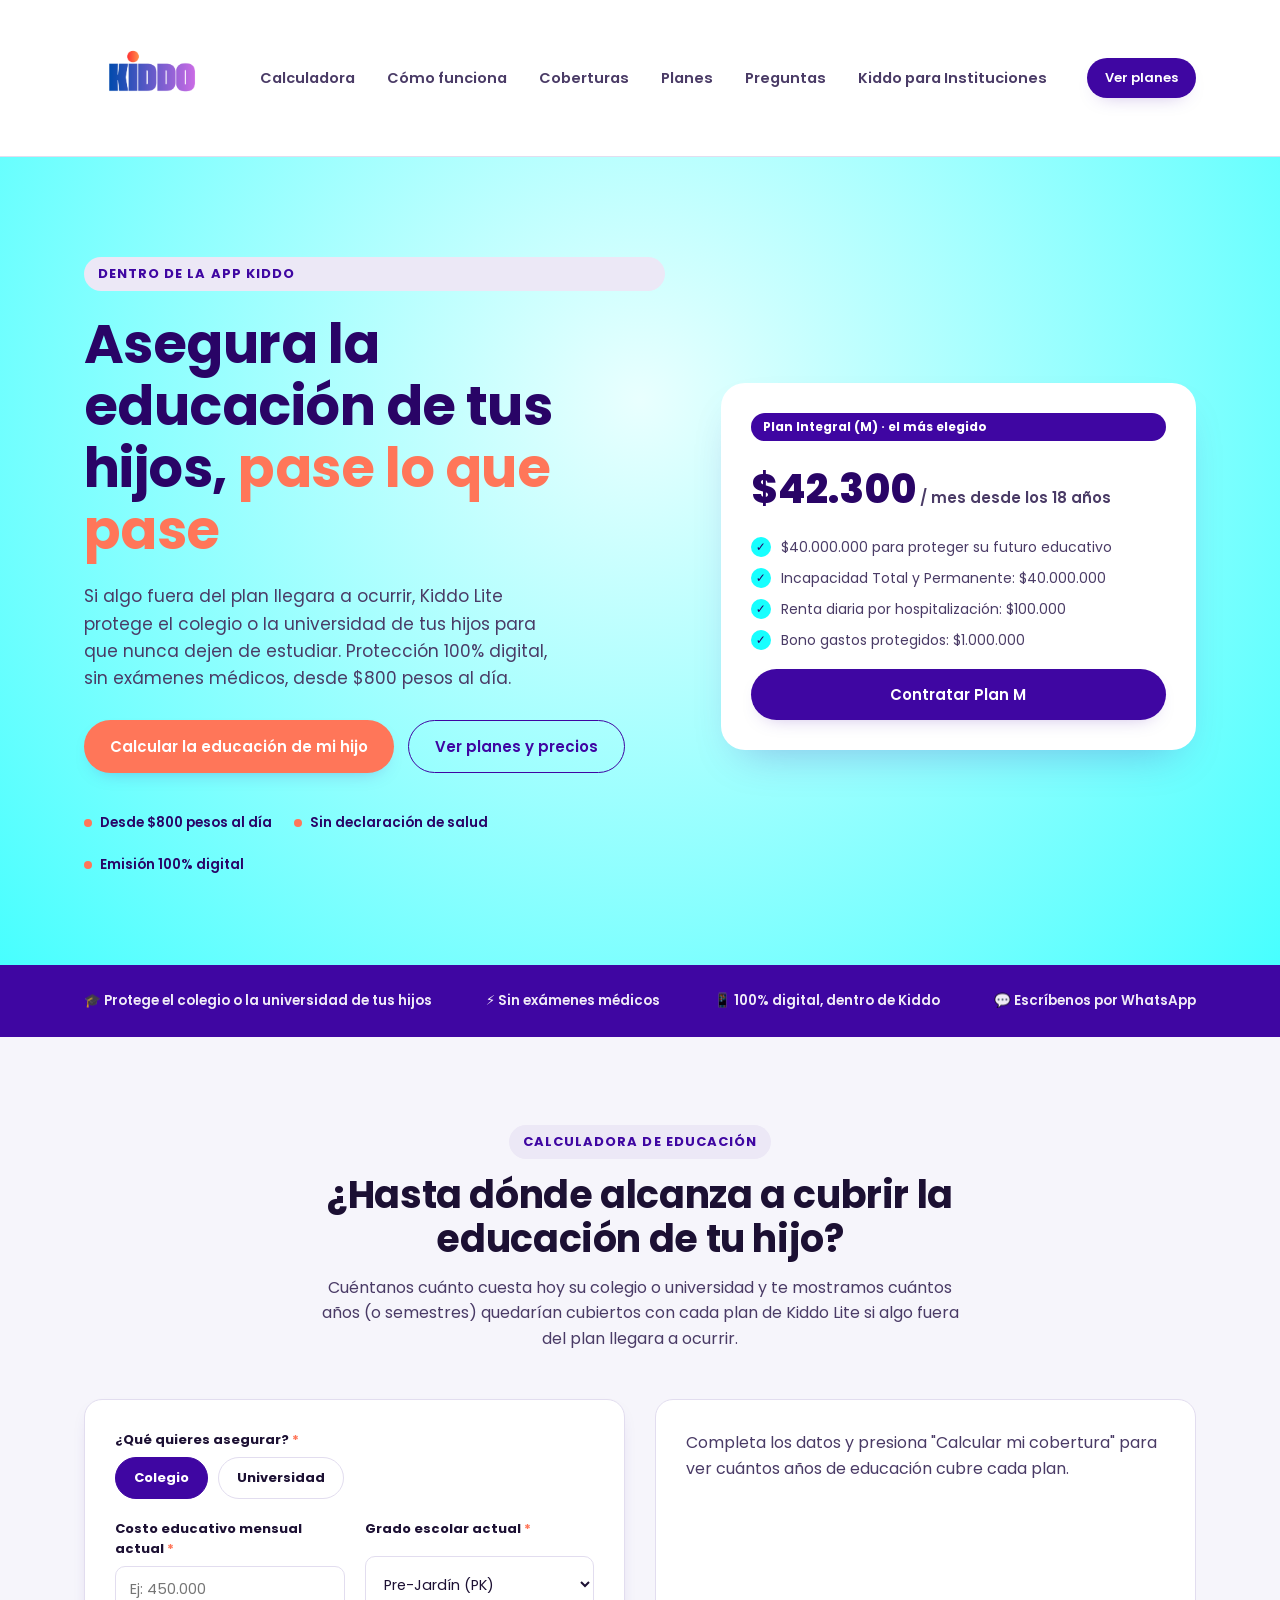
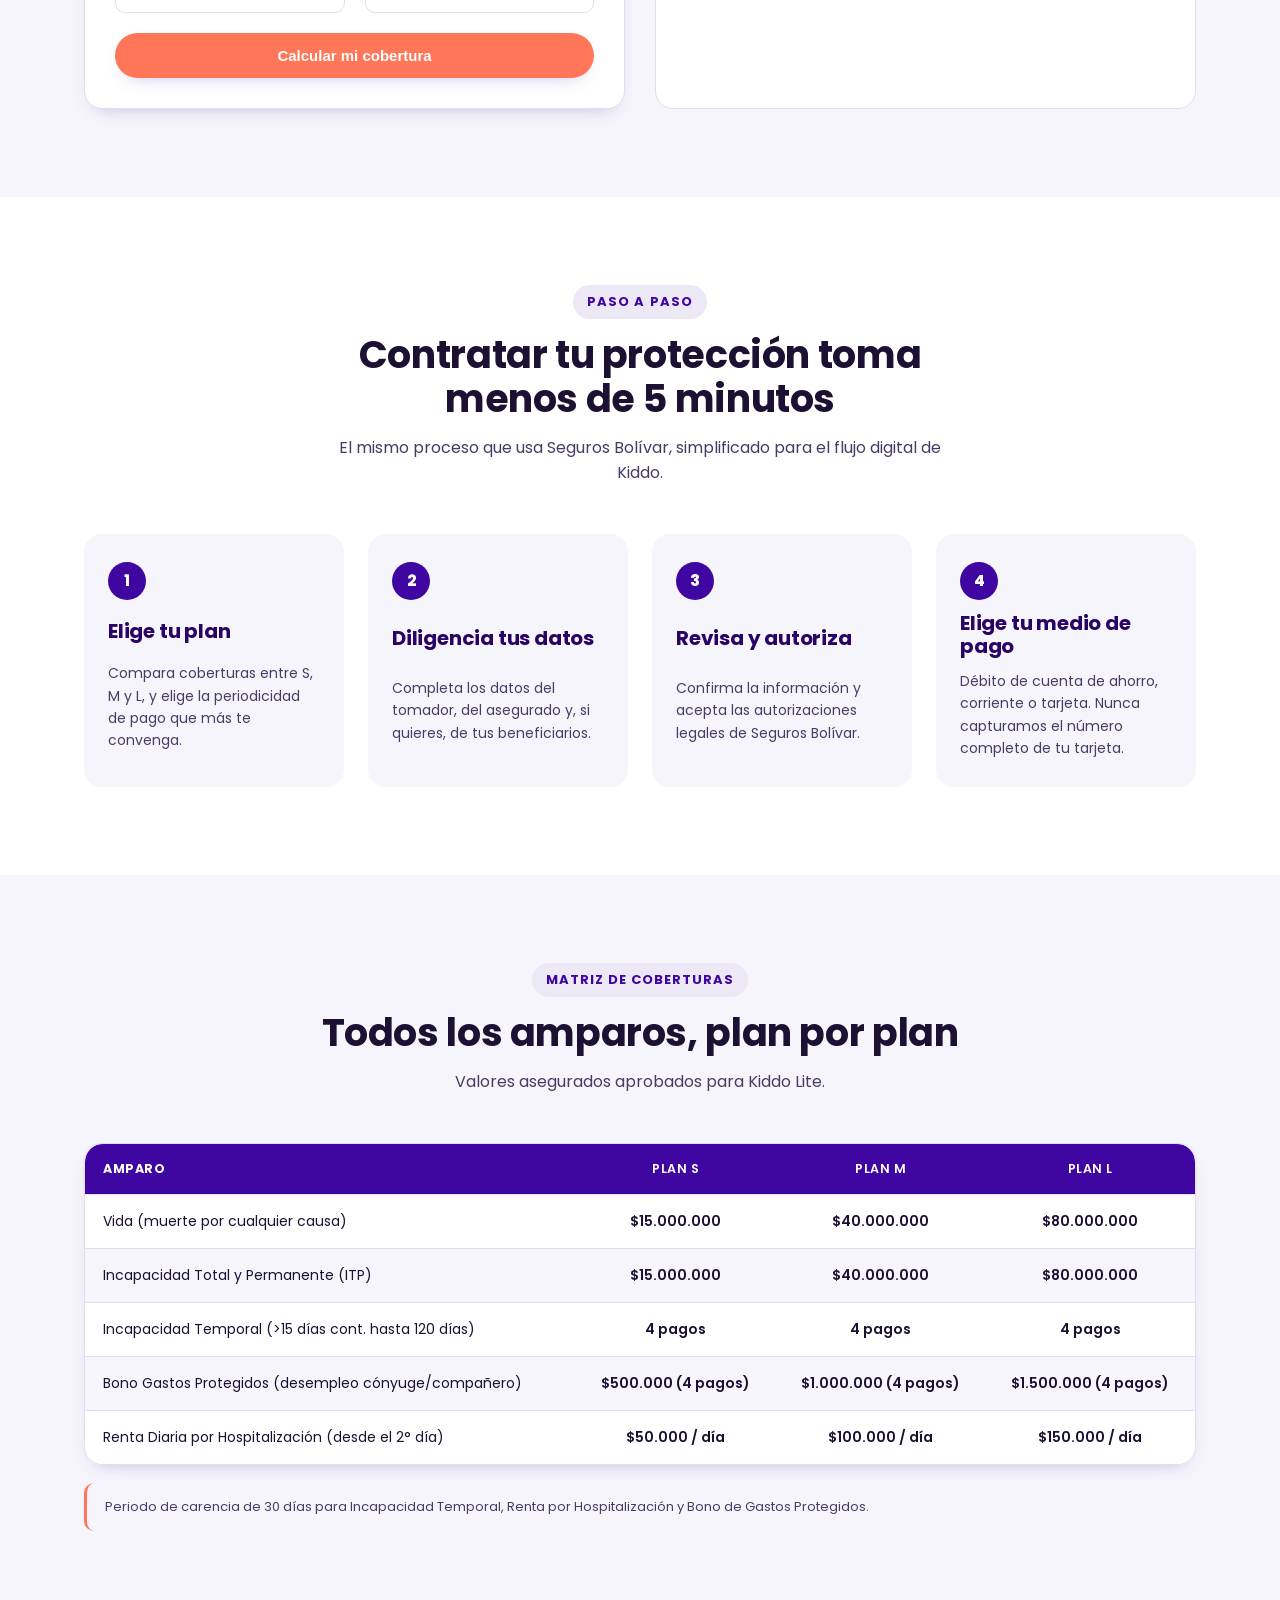
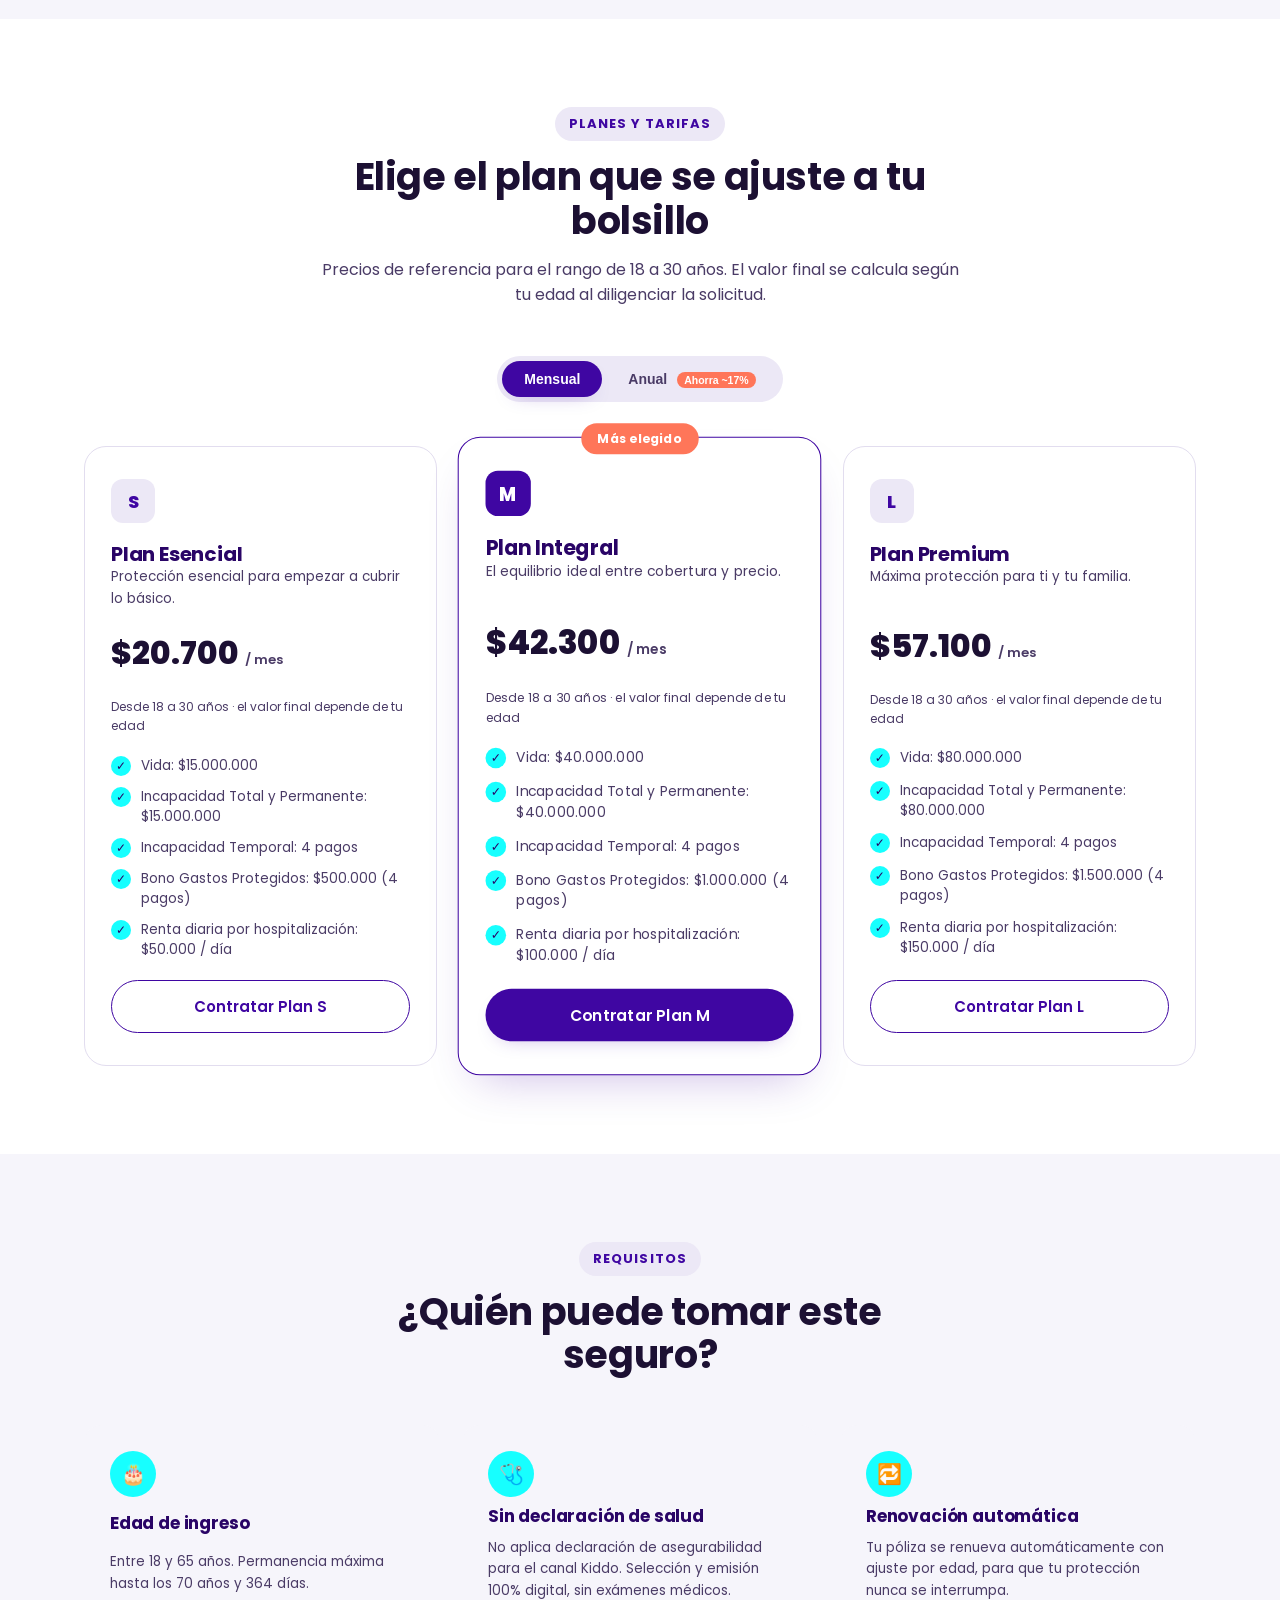
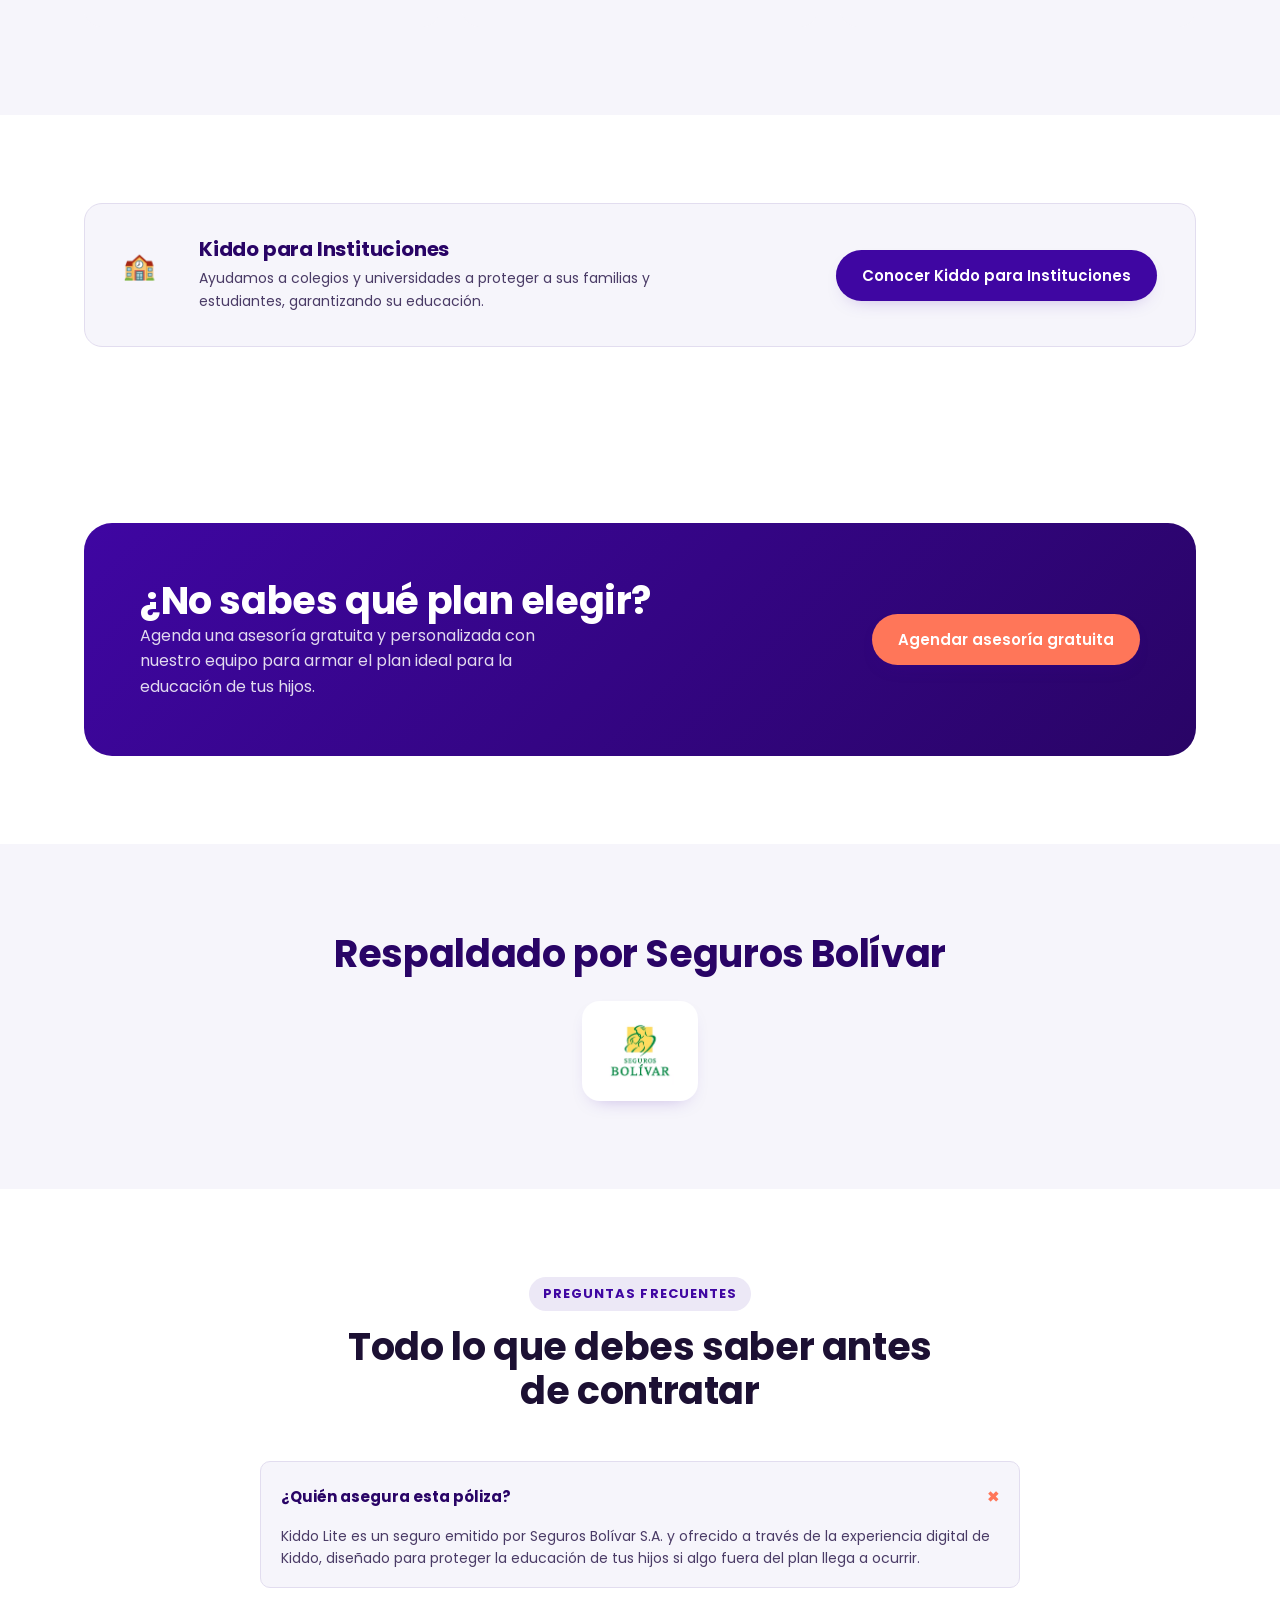
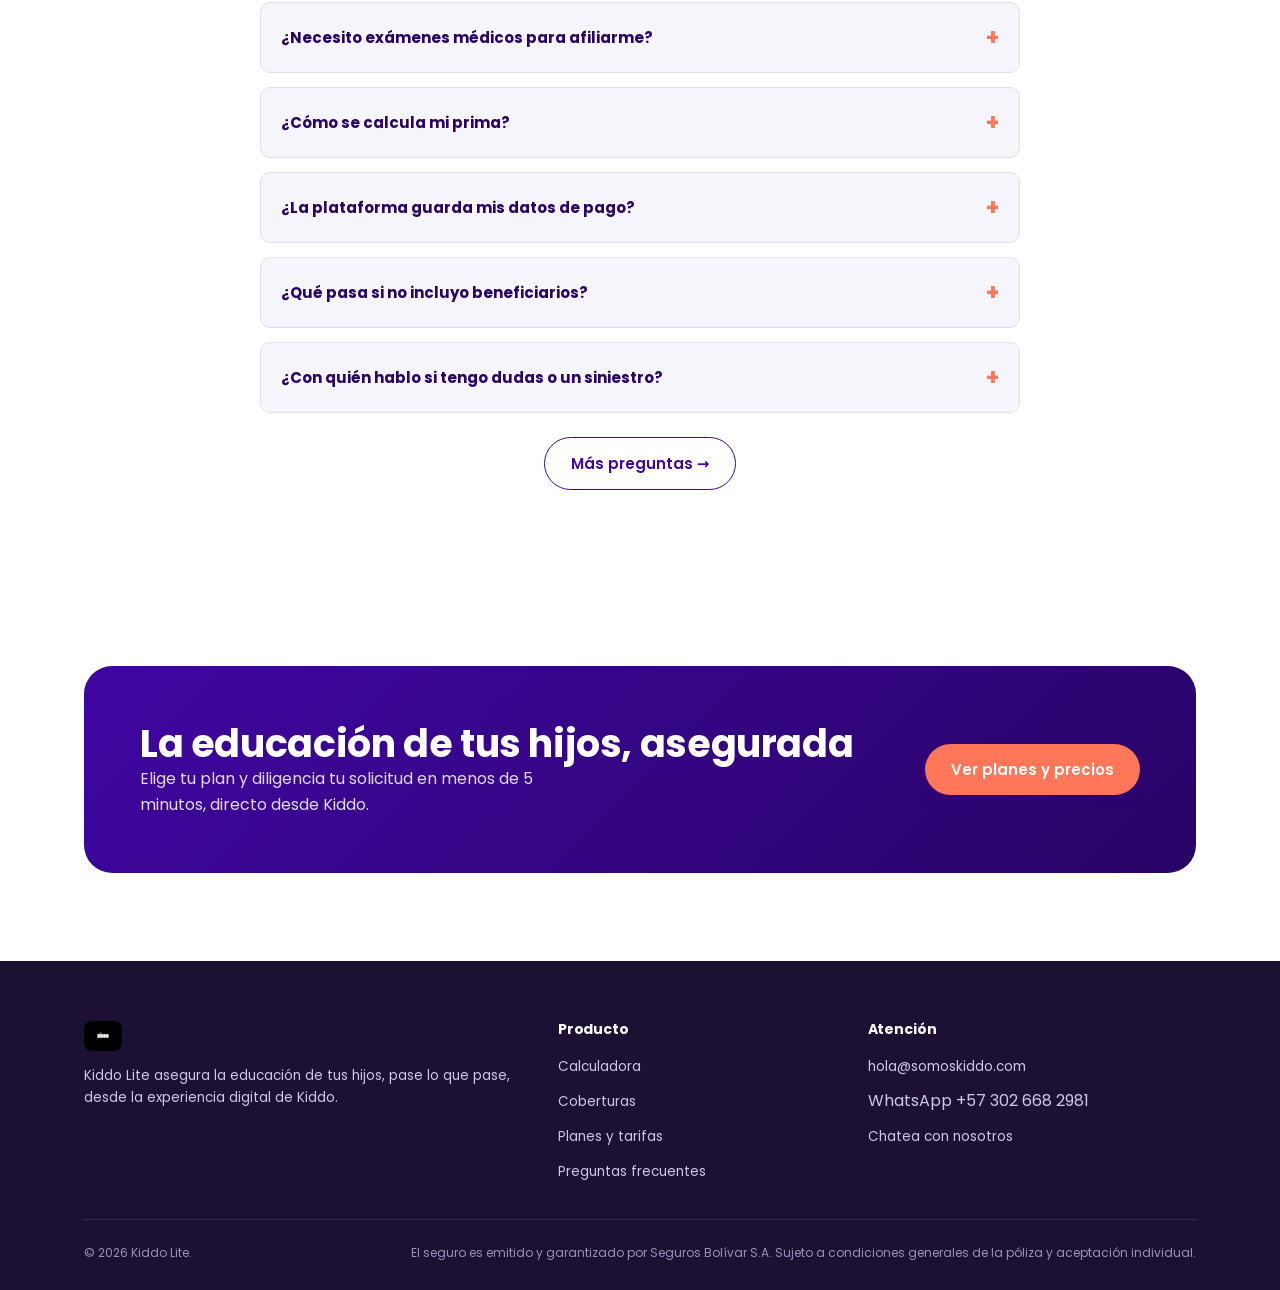
<file: index.html>
<!DOCTYPE html>
<html lang="es">
<head>
<meta charset="UTF-8" />
<meta name="viewport" content="width=device-width, initial-scale=1.0" />
<title>Kiddo Lite — Asegura la educación de tus hijos</title>
<meta name="description" content="Kiddo Lite protege el colegio o la universidad de tus hijos si algo fuera del plan llega a ocurrir. 100% digital, sin exámenes médicos, desde $800 pesos al día." />
<link rel="icon" href="assets/img/simbolo-kiddo.png" />
<link rel="preconnect" href="https://fonts.googleapis.com" />
<link href="https://fonts.googleapis.com/css2?family=Poppins:wght@400;500;600;700;800&display=swap" rel="stylesheet" />
<link rel="stylesheet" href="assets/css/styles.css" />
</head>
<body>

<header class="site-header">
  <div class="container">
    <a href="index.html" class="logo"><img src="assets/img/logo-kiddo-color.png" alt="Kiddo" /></a>
    <nav class="nav-links">
      <a href="#calculadora">Calculadora</a>
      <a href="#como-funciona">Cómo funciona</a>
      <a href="#coberturas">Coberturas</a>
      <a href="#planes">Planes</a>
      <a href="#preguntas">Preguntas</a>
      <a href="https://www.somoskiddo.com/" target="_blank" rel="noopener">Kiddo para Instituciones</a>
    </nav>
    <div class="header-actions">
      <a href="#planes" class="btn btn-morado btn-sm">Ver planes</a>
    </div>
  </div>
</header>

<section class="hero">
  <div class="container">
    <div class="hero-copy">
      <span class="eyebrow">Dentro de la app Kiddo</span>
      <h1>Asegura la educación de tus hijos, <span>pase lo que pase</span></h1>
      <p>Si algo fuera del plan llegara a ocurrir, Kiddo Lite protege el colegio o la universidad de tus hijos para que nunca dejen de estudiar. Protección 100% digital, sin exámenes médicos, desde $800 pesos al día.</p>
      <div class="hero-actions">
        <a href="#calculadora" class="btn btn-naranja">Calcular la educación de mi hijo</a>
        <a href="#planes" class="btn btn-ghost">Ver planes y precios</a>
      </div>
      <ul class="hero-trust">
        <li>Desde $800 pesos al día</li>
        <li>Sin declaración de salud</li>
        <li>Emisión 100% digital</li>
      </ul>
    </div>
    <div class="hero-card">
      <span class="tag">Plan Integral (M) · el más elegido</span>
      <div class="price">$42.300<small> / mes desde los 18 años</small></div>
      <ul>
        <li><span class="check">✓</span> $40.000.000 para proteger su futuro educativo</li>
        <li><span class="check">✓</span> Incapacidad Total y Permanente: $40.000.000</li>
        <li><span class="check">✓</span> Renta diaria por hospitalización: $100.000</li>
        <li><span class="check">✓</span> Bono gastos protegidos: $1.000.000</li>
      </ul>
      <a href="solicitud.html?plan=M&periodo=mensual" class="btn btn-morado btn-block">Contratar Plan M</a>
    </div>
  </div>
</section>

<div class="trust-strip">
  <div class="container">
    <span>🎓 Protege el colegio o la universidad de tus hijos</span>
    <span>⚡ Sin exámenes médicos</span>
    <span>📱 100% digital, dentro de Kiddo</span>
    <span>💬 Escríbenos por WhatsApp</span>
  </div>
</div>

<section id="calculadora" class="bg-soft">
  <div class="container">
    <div class="section-head">
      <span class="eyebrow">Calculadora de educación</span>
      <h2>¿Hasta dónde alcanza a cubrir la educación de tu hijo?</h2>
      <p>Cuéntanos cuánto cuesta hoy su colegio o universidad y te mostramos cuántos años (o semestres) quedarían cubiertos con cada plan de Kiddo Lite si algo fuera del plan llegara a ocurrir.</p>
    </div>

    <div class="calc-shell">
      <div class="calc-form">
        <div class="field full">
          <label>¿Qué quieres asegurar? <span class="req">*</span></label>
          <div class="radio-row" id="calc-radios-nivel">
            <label class="radio-chip"><input type="radio" name="calcNivel" value="colegio" /> Colegio</label>
            <label class="radio-chip"><input type="radio" name="calcNivel" value="universidad" /> Universidad</label>
          </div>
        </div>

        <div class="field-grid" id="calc-campos-colegio">
          <div class="field">
            <label>Costo educativo mensual actual <span class="req">*</span></label>
            <input type="number" id="calc-costo-colegio" min="0" placeholder="Ej: 450.000" />
          </div>
          <div class="field">
            <label>Grado escolar actual <span class="req">*</span></label>
            <select id="calc-grado"></select>
          </div>
        </div>

        <div class="field-grid" id="calc-campos-universidad" style="display:none">
          <div class="field full">
            <label>Costo por semestre actual <span class="req">*</span></label>
            <input type="number" id="calc-costo-universidad" min="0" placeholder="Ej: 6.500.000" />
          </div>
        </div>

        <span class="error-msg" id="calc-error" style="display:none">Ingresa un costo válido para calcular la cobertura.</span>

        <button type="button" class="btn btn-naranja" id="calc-btn">Calcular mi cobertura</button>
      </div>

      <div class="calc-resultado" id="calc-resultado">
        <p class="hint">Completa los datos y presiona "Calcular mi cobertura" para ver cuántos años de educación cubre cada plan.</p>
      </div>
    </div>
  </div>
</section>

<section id="como-funciona">
  <div class="container">
    <div class="section-head">
      <span class="eyebrow">Paso a paso</span>
      <h2>Contratar tu protección toma menos de 5 minutos</h2>
      <p>El mismo proceso que usa Seguros Bolívar, simplificado para el flujo digital de Kiddo.</p>
    </div>
    <div class="steps-grid">
      <div class="step-card">
        <div class="step-num">1</div>
        <h3>Elige tu plan</h3>
        <p>Compara coberturas entre S, M y L, y elige la periodicidad de pago que más te convenga.</p>
      </div>
      <div class="step-card">
        <div class="step-num">2</div>
        <h3>Diligencia tus datos</h3>
        <p>Completa los datos del tomador, del asegurado y, si quieres, de tus beneficiarios.</p>
      </div>
      <div class="step-card">
        <div class="step-num">3</div>
        <h3>Revisa y autoriza</h3>
        <p>Confirma la información y acepta las autorizaciones legales de Seguros Bolívar.</p>
      </div>
      <div class="step-card">
        <div class="step-num">4</div>
        <h3>Elige tu medio de pago</h3>
        <p>Débito de cuenta de ahorro, corriente o tarjeta. Nunca capturamos el número completo de tu tarjeta.</p>
      </div>
    </div>
  </div>
</section>

<section id="coberturas" class="bg-soft">
  <div class="container">
    <div class="section-head">
      <span class="eyebrow">Matriz de coberturas</span>
      <h2>Todos los amparos, plan por plan</h2>
      <p>Valores asegurados aprobados para Kiddo Lite.</p>
    </div>
    <div class="table-wrap">
      <table class="cobertura-table">
        <thead>
          <tr>
            <th>Amparo</th>
            <th>Plan S</th>
            <th>Plan M</th>
            <th>Plan L</th>
          </tr>
        </thead>
        <tbody id="tabla-coberturas"></tbody>
      </table>
    </div>
    <p class="carencia-note" id="nota-carencia"></p>
  </div>
</section>

<section id="planes">
  <div class="container">
    <div class="section-head">
      <span class="eyebrow">Planes y tarifas</span>
      <h2>Elige el plan que se ajuste a tu bolsillo</h2>
      <p>Precios de referencia para el rango de 18 a 30 años. El valor final se calcula según tu edad al diligenciar la solicitud.</p>
    </div>

    <div class="text-center">
      <div class="pricing-toggle" role="group" aria-label="Periodicidad de pago">
        <button type="button" data-periodo="mensual" class="active">Mensual</button>
        <button type="button" data-periodo="anual">Anual <span class="save-badge">Ahorra ~17%</span></button>
      </div>
    </div>

    <div class="pricing-grid" id="pricing-grid"></div>
  </div>
</section>

<section id="elegibilidad" class="bg-soft">
  <div class="container">
    <div class="section-head">
      <span class="eyebrow">Requisitos</span>
      <h2>¿Quién puede tomar este seguro?</h2>
    </div>
    <div class="eligibility-grid">
      <div class="eligibility-card">
        <div class="icon-circle">🎂</div>
        <h3>Edad de ingreso</h3>
        <p>Entre 18 y 65 años. Permanencia máxima hasta los 70 años y 364 días.</p>
      </div>
      <div class="eligibility-card">
        <div class="icon-circle">🩺</div>
        <h3>Sin declaración de salud</h3>
        <p>No aplica declaración de asegurabilidad para el canal Kiddo. Selección y emisión 100% digital, sin exámenes médicos.</p>
      </div>
      <div class="eligibility-card">
        <div class="icon-circle">🔁</div>
        <h3>Renovación automática</h3>
        <p>Tu póliza se renueva automáticamente con ajuste por edad, para que tu protección nunca se interrumpa.</p>
      </div>
    </div>
  </div>
</section>

<section id="instituciones">
  <div class="container">
    <div class="institucion-banner">
      <div class="institucion-banner-copy">
        <div class="icon-circle">🏫</div>
        <div>
          <h3>Kiddo para Instituciones</h3>
          <p>Ayudamos a colegios y universidades a proteger a sus familias y estudiantes, garantizando su educación.</p>
        </div>
      </div>
      <a href="https://www.somoskiddo.com/" target="_blank" rel="noopener" class="btn btn-morado">Conocer Kiddo para Instituciones</a>
    </div>
  </div>
</section>

<section id="asesoria">
  <div class="container">
    <div class="cta-final">
      <div>
        <h2>¿No sabes qué plan elegir?</h2>
        <p>Agenda una asesoría gratuita y personalizada con nuestro equipo para armar el plan ideal para la educación de tus hijos.</p>
      </div>
      <a href="https://meetings.hubspot.com/marketto/kiddo" target="_blank" rel="noopener" class="btn btn-naranja">Agendar asesoría gratuita</a>
    </div>
  </div>
</section>

<section id="respaldo" class="bg-soft">
  <div class="container respaldo-section">
    <h2>Respaldado por Seguros Bolívar</h2>
    <img src="assets/img/logo-bolivar.avif" alt="Seguros Bolívar" />
  </div>
</section>

<section id="preguntas">
  <div class="container">
    <div class="section-head">
      <span class="eyebrow">Preguntas frecuentes</span>
      <h2>Todo lo que debes saber antes de contratar</h2>
    </div>
    <div class="faq-list">
      <details class="faq-item" open>
        <summary>¿Quién asegura esta póliza?</summary>
        <p>Kiddo Lite es un seguro emitido por Seguros Bolívar S.A. y ofrecido a través de la experiencia digital de Kiddo, diseñado para proteger la educación de tus hijos si algo fuera del plan llega a ocurrir.</p>
      </details>
      <details class="faq-item">
        <summary>¿Necesito exámenes médicos para afiliarme?</summary>
        <p>No. Para el canal Kiddo no aplica declaración de asegurabilidad ni exámenes médicos: el proceso de selección y emisión es 100% simplificado y digital.</p>
      </details>
      <details class="faq-item">
        <summary>¿Cómo se calcula mi prima?</summary>
        <p>La prima depende del plan elegido (S, M o L), la periodicidad de pago (mensual o anual) y tu rango de edad. La calculamos automáticamente al diligenciar tu fecha de nacimiento en la solicitud.</p>
      </details>
      <details class="faq-item">
        <summary>¿La plataforma guarda mis datos de pago?</summary>
        <p>Si eliges débito de cuenta de ahorro o corriente, capturamos el número de cuenta y la entidad bancaria para configurar el cobro de tu prima. Si eliges tarjeta, nunca te pedimos el número completo: te enviamos por correo las instrucciones de pago junto con la firma de la solicitud.</p>
      </details>
      <details class="faq-item">
        <summary>¿Qué pasa si no incluyo beneficiarios?</summary>
        <p>Si no diligencias beneficiarios, aplica lo dispuesto por Ley (herederos), tal como lo indica el formulario oficial de Seguros Bolívar.</p>
      </details>
      <details class="faq-item">
        <summary>¿Con quién hablo si tengo dudas o un siniestro?</summary>
        <p>Puedes escribirnos a hola@somoskiddo.com o por WhatsApp al +57 302 668 2981. El pago de reclamaciones se realiza entre 20 y 25 días calendario después de radicar los soportes completos.</p>
      </details>
    </div>
    <div class="text-center mt-24">
      <a href="preguntas-frecuentes.html" class="btn btn-ghost">Más preguntas →</a>
    </div>
  </div>
</section>

<section>
  <div class="container">
    <div class="cta-final">
      <div>
        <h2>La educación de tus hijos, asegurada</h2>
        <p>Elige tu plan y diligencia tu solicitud en menos de 5 minutos, directo desde Kiddo.</p>
      </div>
      <a href="#planes" class="btn btn-naranja">Ver planes y precios</a>
    </div>
  </div>
</section>

<footer class="site-footer">
  <div class="container">
    <div class="footer-grid">
      <div>
        <div class="footer-logo"><img src="assets/img/logo-kiddo-white-blackbg.png" alt="Kiddo" style="background:#000;border-radius:8px;padding:6px 10px;" /></div>
        <p>Kiddo Lite asegura la educación de tus hijos, pase lo que pase, desde la experiencia digital de Kiddo.</p>
      </div>
      <div>
        <h4>Producto</h4>
        <ul>
          <li><a href="#calculadora">Calculadora</a></li>
          <li><a href="#coberturas">Coberturas</a></li>
          <li><a href="#planes">Planes y tarifas</a></li>
          <li><a href="#preguntas">Preguntas frecuentes</a></li>
        </ul>
      </div>
      <div>
        <h4>Atención</h4>
        <ul>
          <li><a href="mailto:hola@somoskiddo.com">hola@somoskiddo.com</a></li>
          <li>WhatsApp +57 302 668 2981</li>
          <li><a href="https://wa.me/15175144120" target="_blank" rel="noopener">Chatea con nosotros</a></li>
        </ul>
      </div>
    </div>
    <div class="footer-bottom">
      <span>© 2026 Kiddo Lite.</span>
      <span>El seguro es emitido y garantizado por Seguros Bolívar S.A. Sujeto a condiciones generales de la póliza y aceptación individual.</span>
    </div>
  </div>
</footer>

<script src="assets/js/data.js"></script>
<script src="assets/js/main.js"></script>
<script src="assets/js/calculadora.js"></script>
</body>
</html>
</file>
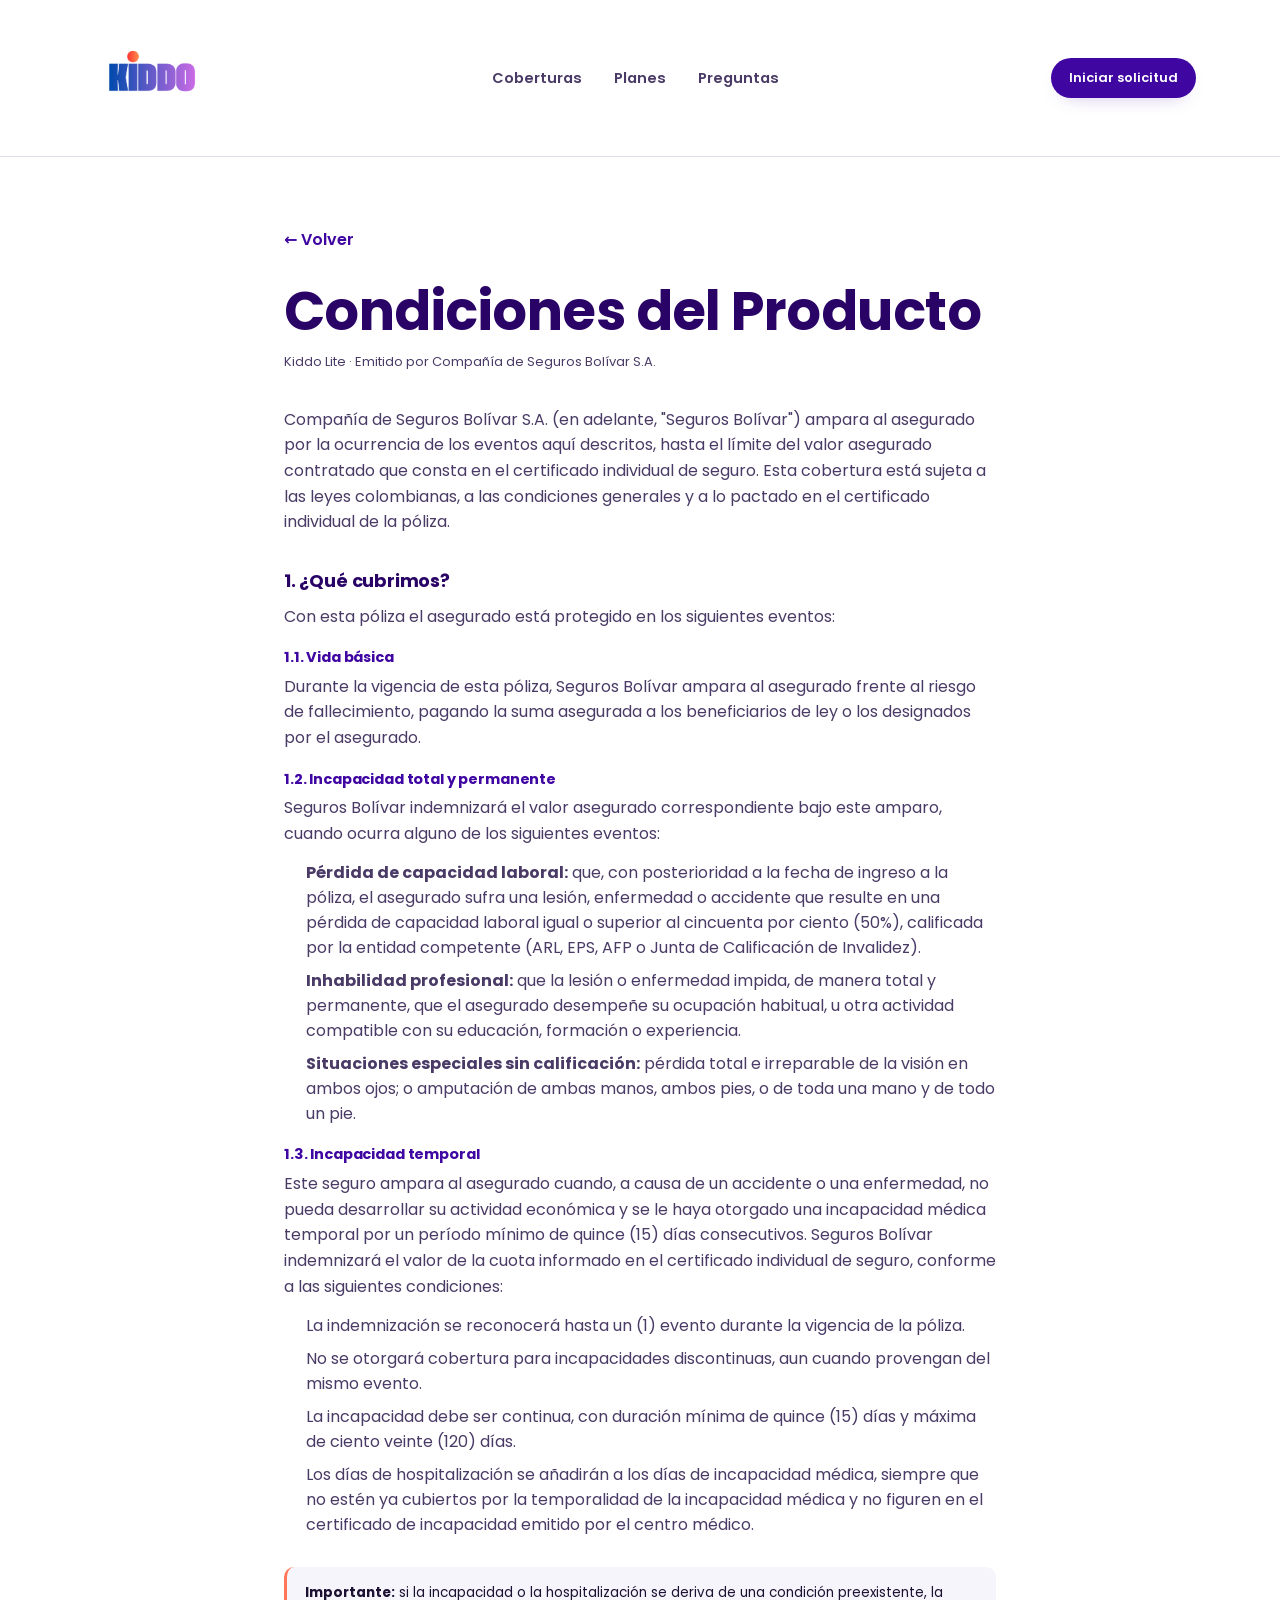
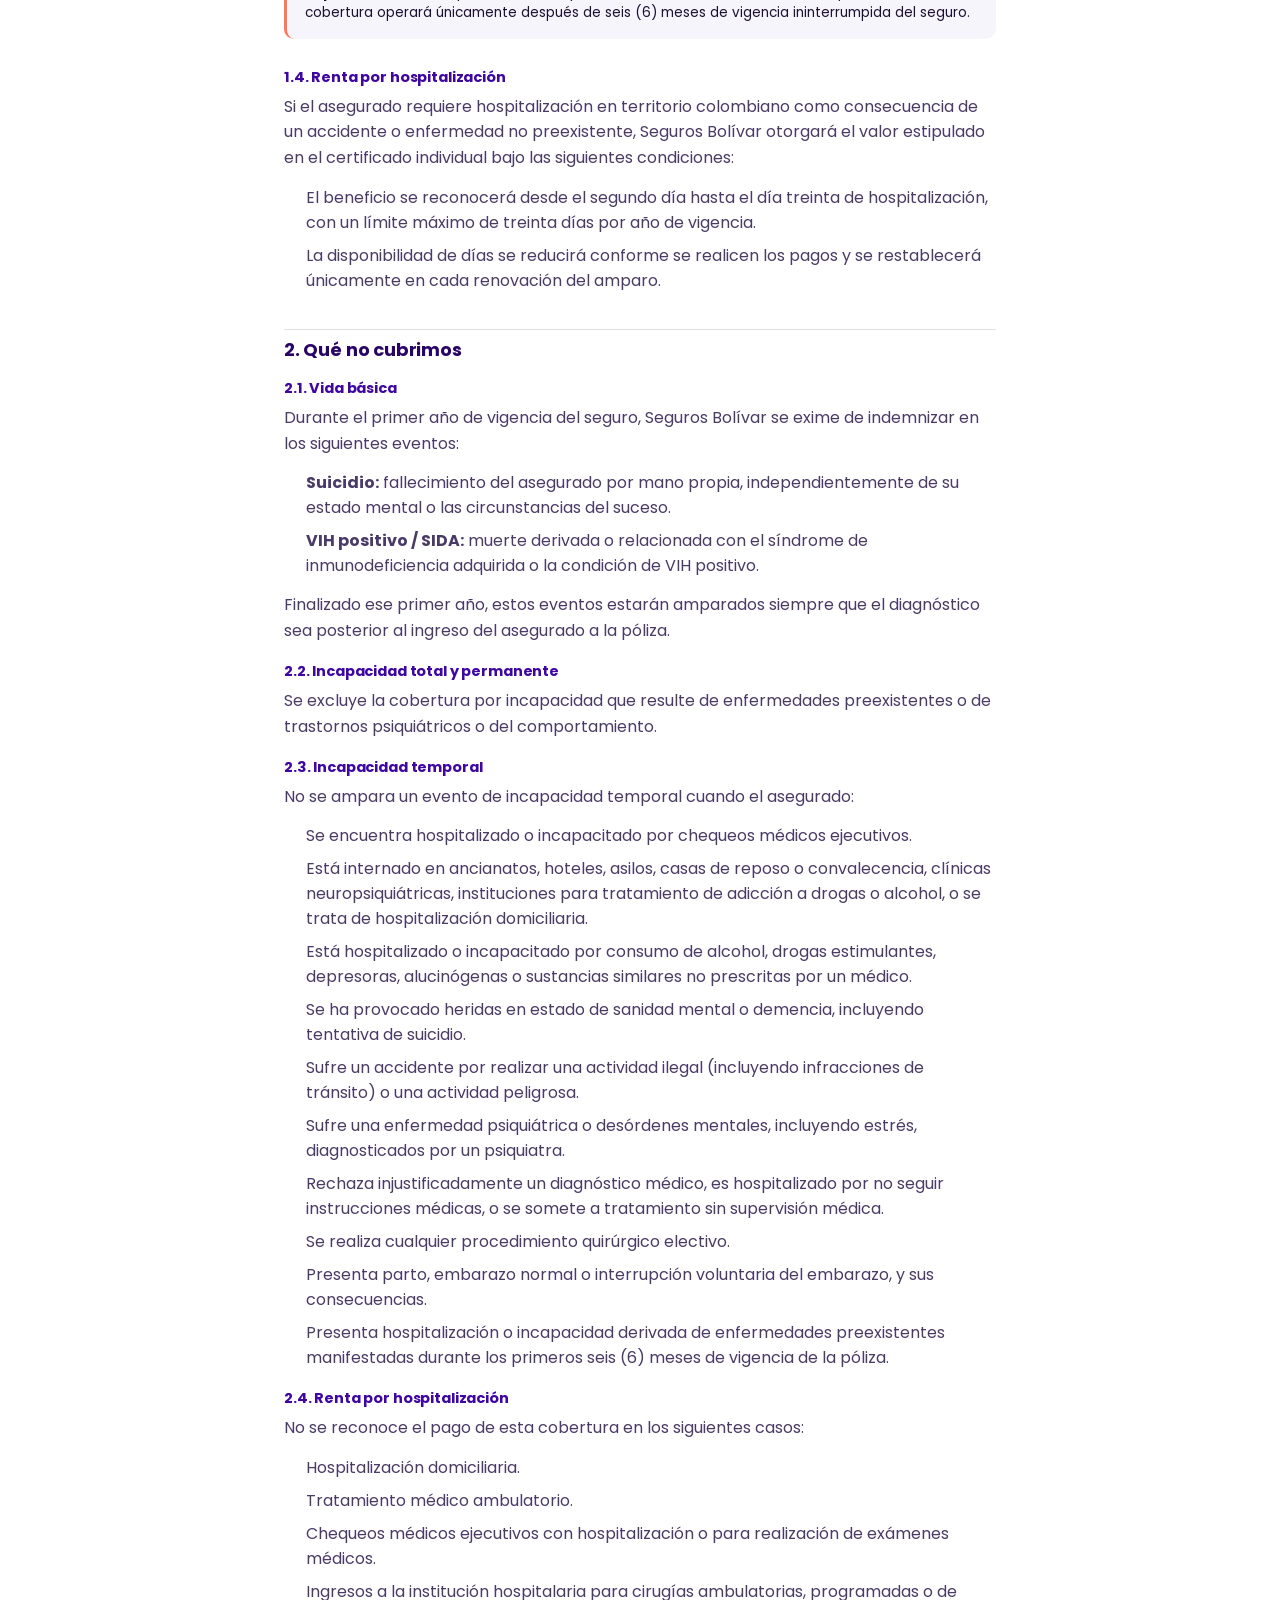
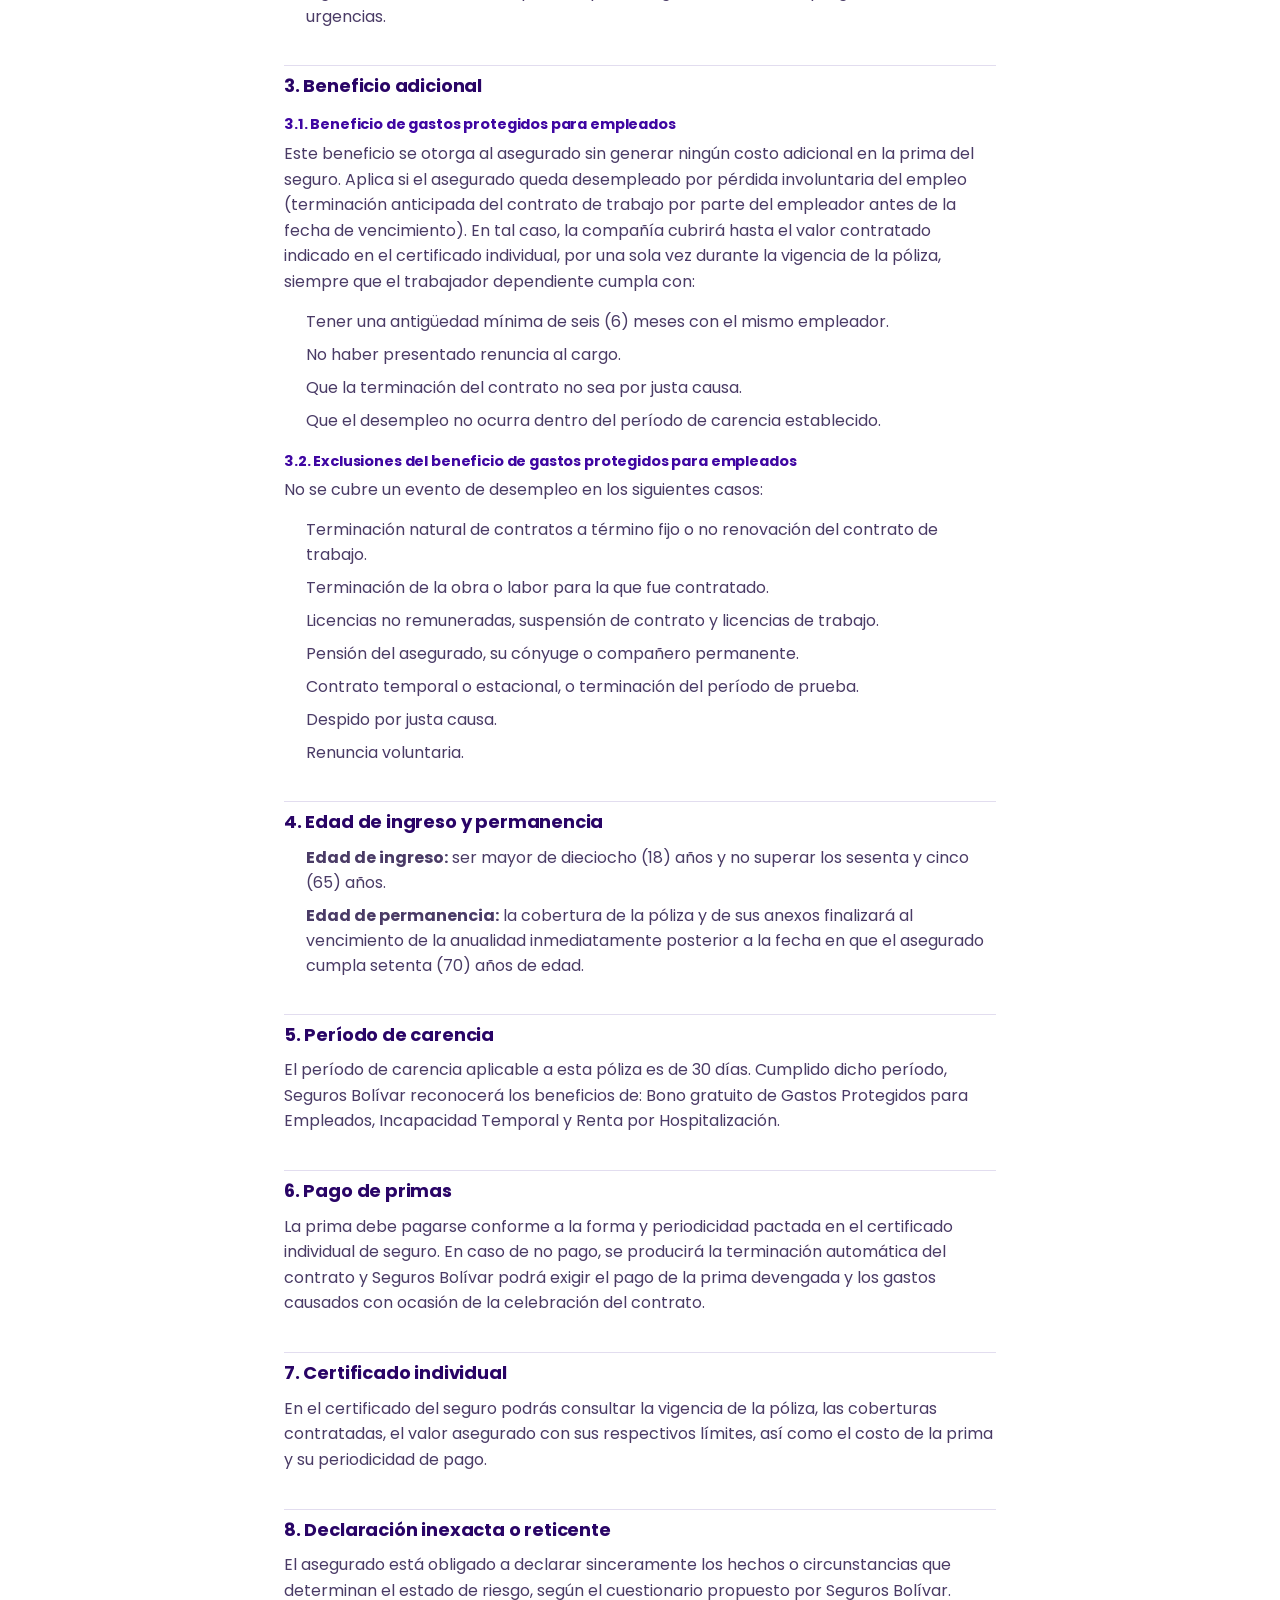
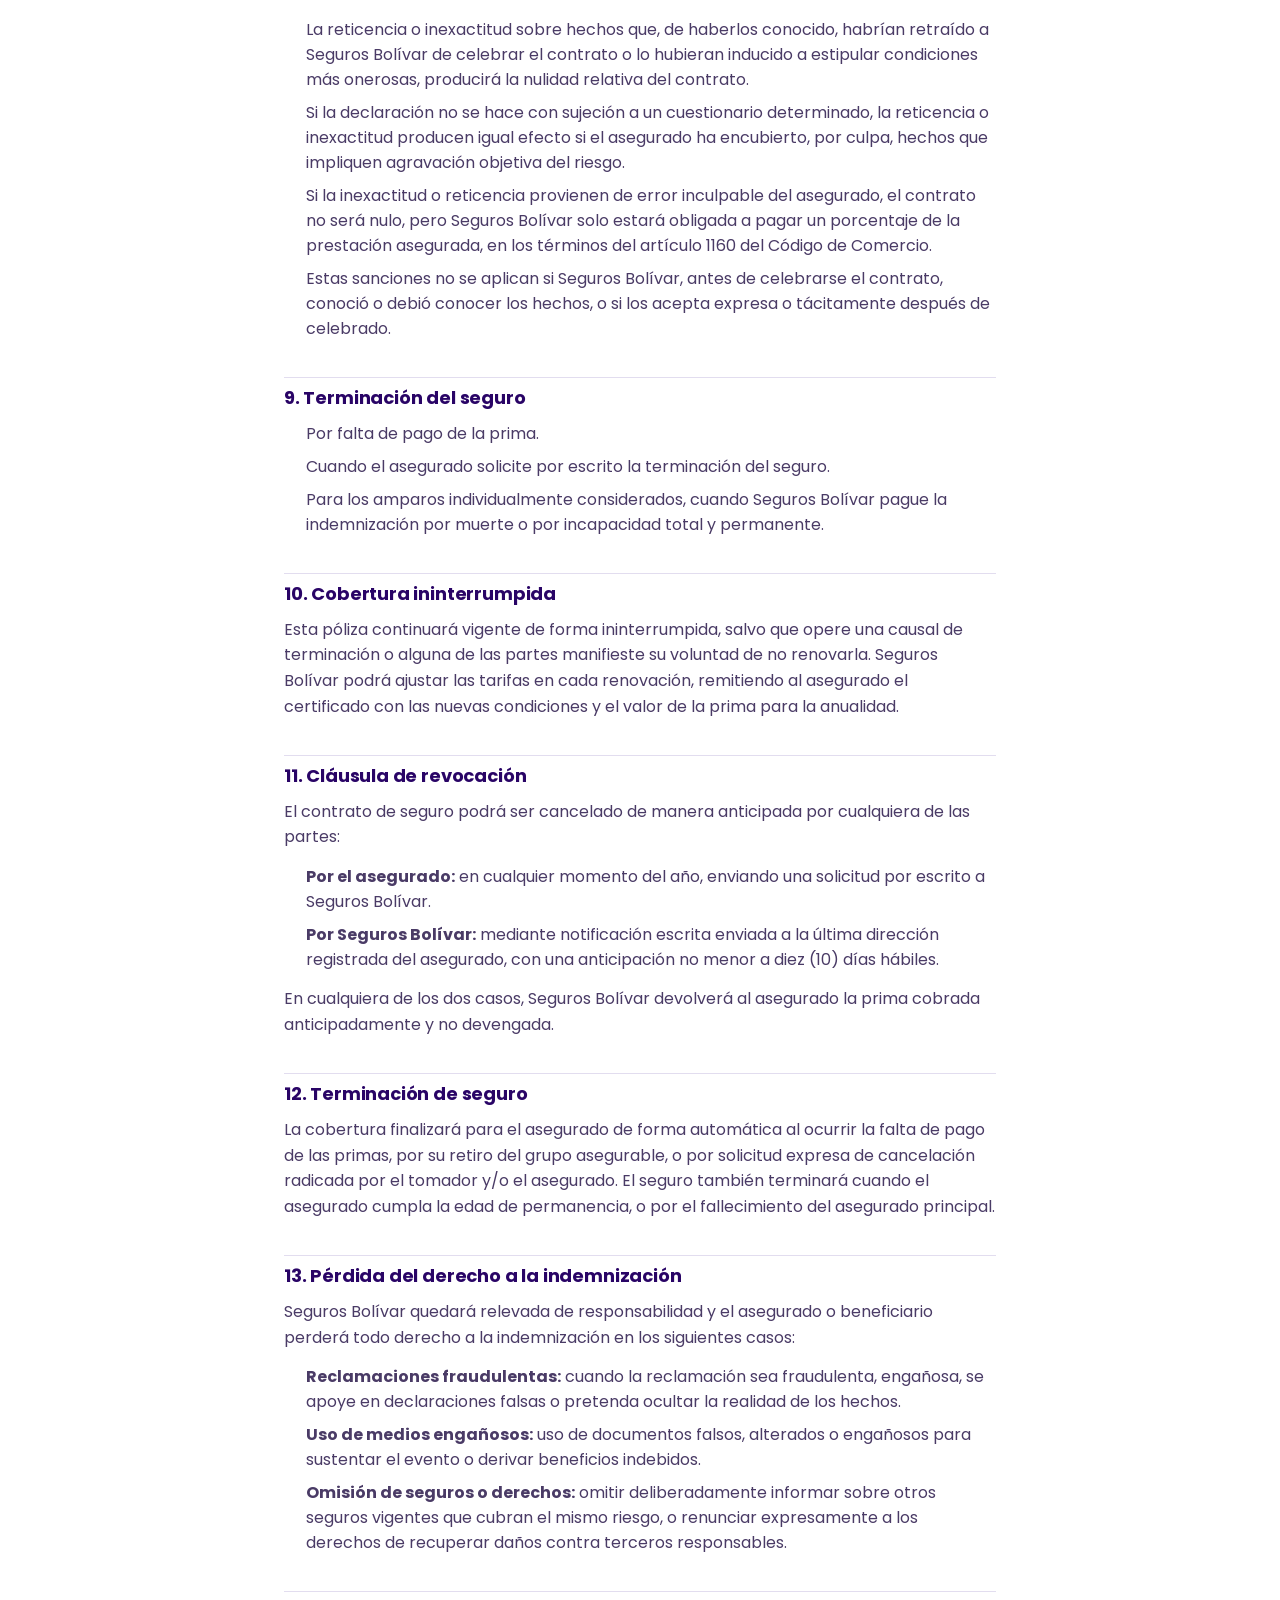
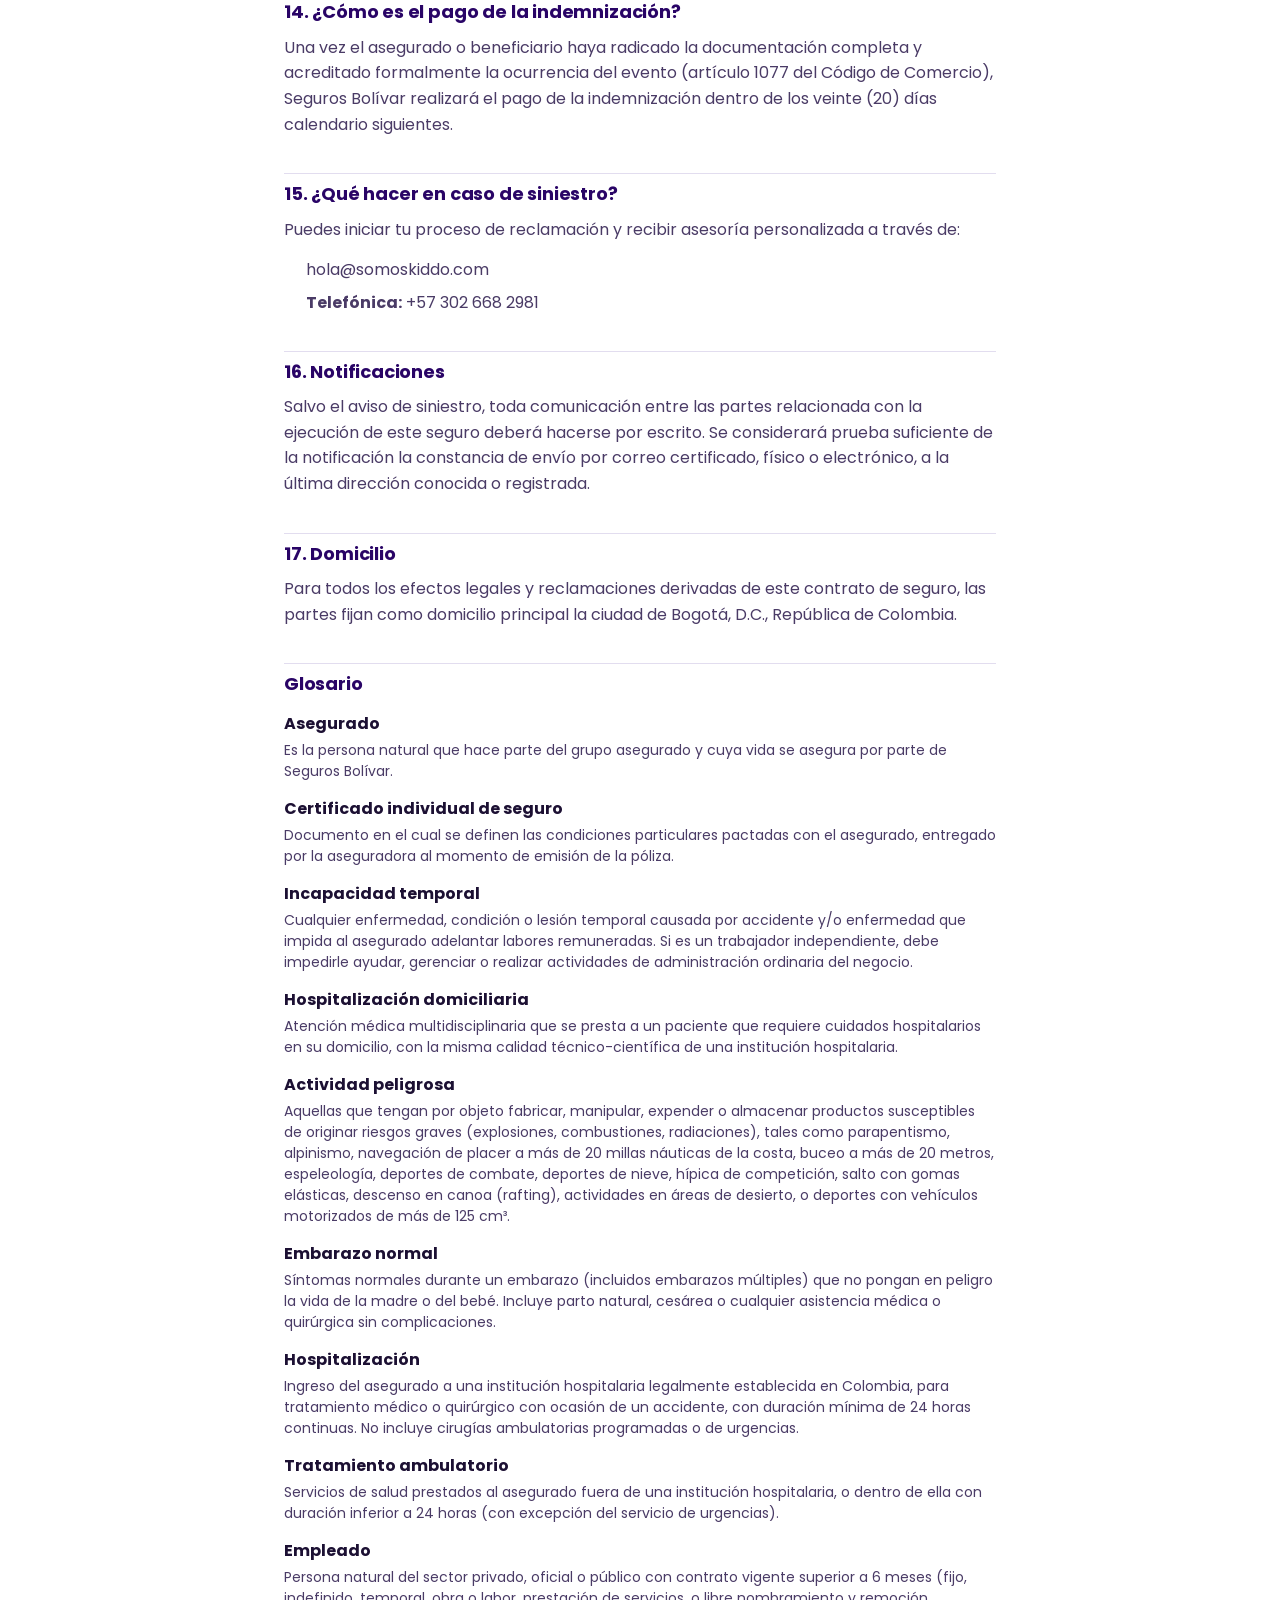
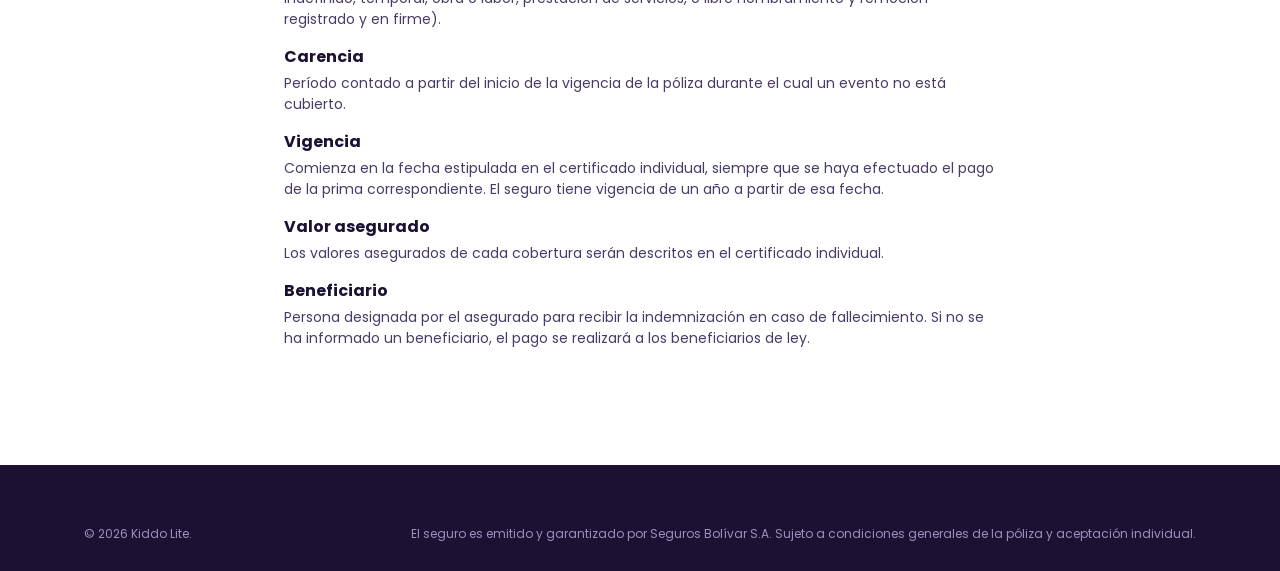
<file: condiciones.html>
<!DOCTYPE html>
<html lang="es">
<head>
<meta charset="UTF-8" />
<meta name="viewport" content="width=device-width, initial-scale=1.0" />
<title>Condiciones del Producto — Kiddo Lite</title>
<meta name="description" content="Clausulado y condiciones del Seguro Protección a su Medida (Kiddo Lite), emitido por Seguros Bolívar S.A." />
<link rel="icon" href="assets/img/simbolo-kiddo.png" />
<link rel="preconnect" href="https://fonts.googleapis.com" />
<link href="https://fonts.googleapis.com/css2?family=Poppins:wght@400;500;600;700;800&display=swap" rel="stylesheet" />
<link rel="stylesheet" href="assets/css/styles.css" />
<style>
  .legal-shell {
    max-width: 760px;
    margin: 0 auto;
    padding: 70px 24px 100px;
  }
  .legal-shell h1 {
    color: var(--morado-oscuro);
    margin-bottom: 10px;
  }
  .legal-shell .updated {
    font-size: 13px;
    color: var(--tinta-suave);
    margin-bottom: 34px;
  }
  .legal-shell h2 {
    font-size: 18px;
    color: var(--morado-oscuro);
    margin-top: 36px;
    margin-bottom: 12px;
    padding-top: 10px;
    border-top: 1px solid var(--linea);
  }
  .legal-shell h2:first-of-type {
    border-top: none;
    padding-top: 0;
  }
  .legal-shell h3 {
    font-size: 14.5px;
    color: var(--morado);
    margin-top: 20px;
    margin-bottom: 8px;
  }
  .legal-shell p {
    margin-bottom: 14px;
  }
  .legal-shell ul,
  .legal-shell ol {
    margin: 0 0 14px;
    padding-left: 22px;
    display: grid;
    gap: 8px;
  }
  .legal-shell li {
    color: var(--tinta-suave);
  }
  .legal-shell .back-link {
    display: inline-flex;
    align-items: center;
    gap: 6px;
    font-weight: 600;
    color: var(--morado);
    margin-bottom: 28px;
  }
  .legal-shell .nota-importante {
    margin: 30px 0;
    padding: 16px 18px;
    border-radius: var(--radio-sm);
    background: var(--gris-100);
    border-left: 3px solid var(--naranja);
    font-size: 13.5px;
  }
  .glosario dt {
    font-weight: 700;
    color: var(--tinta);
    margin-top: 14px;
  }
  .glosario dd {
    margin: 4px 0 0;
    color: var(--tinta-suave);
    font-size: 14px;
  }
</style>
</head>
<body>

<header class="site-header">
  <div class="container">
    <a href="index.html" class="logo"><img src="assets/img/logo-kiddo-color.png" alt="Kiddo" /></a>
    <nav class="nav-links">
      <a href="index.html#coberturas">Coberturas</a>
      <a href="index.html#planes">Planes</a>
      <a href="index.html#preguntas">Preguntas</a>
    </nav>
    <div class="header-actions">
      <a href="solicitud.html" class="btn btn-morado btn-sm">Iniciar solicitud</a>
    </div>
  </div>
</header>

<div class="legal-shell">
  <a href="javascript:history.back()" class="back-link">← Volver</a>
  <h1>Condiciones del Producto</h1>
  <p class="updated">Kiddo Lite · Emitido por Compañía de Seguros Bolívar S.A.</p>

  <p>
    Compañía de Seguros Bolívar S.A. (en adelante, "Seguros Bolívar") ampara al asegurado por la
    ocurrencia de los eventos aquí descritos, hasta el límite del valor asegurado contratado que
    consta en el certificado individual de seguro. Esta cobertura está sujeta a las leyes
    colombianas, a las condiciones generales y a lo pactado en el certificado individual de la
    póliza.
  </p>

  <h2>1. ¿Qué cubrimos?</h2>
  <p>Con esta póliza el asegurado está protegido en los siguientes eventos:</p>

  <h3>1.1. Vida básica</h3>
  <p>
    Durante la vigencia de esta póliza, Seguros Bolívar ampara al asegurado frente al riesgo de
    fallecimiento, pagando la suma asegurada a los beneficiarios de ley o los designados por el
    asegurado.
  </p>

  <h3>1.2. Incapacidad total y permanente</h3>
  <p>Seguros Bolívar indemnizará el valor asegurado correspondiente bajo este amparo, cuando ocurra alguno de los siguientes eventos:</p>
  <ul>
    <li><strong>Pérdida de capacidad laboral:</strong> que, con posterioridad a la fecha de ingreso a la póliza, el asegurado sufra una lesión, enfermedad o accidente que resulte en una pérdida de capacidad laboral igual o superior al cincuenta por ciento (50%), calificada por la entidad competente (ARL, EPS, AFP o Junta de Calificación de Invalidez).</li>
    <li><strong>Inhabilidad profesional:</strong> que la lesión o enfermedad impida, de manera total y permanente, que el asegurado desempeñe su ocupación habitual, u otra actividad compatible con su educación, formación o experiencia.</li>
    <li><strong>Situaciones especiales sin calificación:</strong> pérdida total e irreparable de la visión en ambos ojos; o amputación de ambas manos, ambos pies, o de toda una mano y de todo un pie.</li>
  </ul>

  <h3>1.3. Incapacidad temporal</h3>
  <p>
    Este seguro ampara al asegurado cuando, a causa de un accidente o una enfermedad, no pueda
    desarrollar su actividad económica y se le haya otorgado una incapacidad médica temporal por
    un período mínimo de quince (15) días consecutivos. Seguros Bolívar indemnizará el valor de
    la cuota informado en el certificado individual de seguro, conforme a las siguientes
    condiciones:
  </p>
  <ul>
    <li>La indemnización se reconocerá hasta un (1) evento durante la vigencia de la póliza.</li>
    <li>No se otorgará cobertura para incapacidades discontinuas, aun cuando provengan del mismo evento.</li>
    <li>La incapacidad debe ser continua, con duración mínima de quince (15) días y máxima de ciento veinte (120) días.</li>
    <li>Los días de hospitalización se añadirán a los días de incapacidad médica, siempre que no estén ya cubiertos por la temporalidad de la incapacidad médica y no figuren en el certificado de incapacidad emitido por el centro médico.</li>
  </ul>
  <div class="nota-importante">
    <strong>Importante:</strong> si la incapacidad o la hospitalización se deriva de una condición
    preexistente, la cobertura operará únicamente después de seis (6) meses de vigencia
    ininterrumpida del seguro.
  </div>

  <h3>1.4. Renta por hospitalización</h3>
  <p>
    Si el asegurado requiere hospitalización en territorio colombiano como consecuencia de un
    accidente o enfermedad no preexistente, Seguros Bolívar otorgará el valor estipulado en el
    certificado individual bajo las siguientes condiciones:
  </p>
  <ul>
    <li>El beneficio se reconocerá desde el segundo día hasta el día treinta de hospitalización, con un límite máximo de treinta días por año de vigencia.</li>
    <li>La disponibilidad de días se reducirá conforme se realicen los pagos y se restablecerá únicamente en cada renovación del amparo.</li>
  </ul>

  <h2>2. Qué no cubrimos</h2>

  <h3>2.1. Vida básica</h3>
  <p>Durante el primer año de vigencia del seguro, Seguros Bolívar se exime de indemnizar en los siguientes eventos:</p>
  <ul>
    <li><strong>Suicidio:</strong> fallecimiento del asegurado por mano propia, independientemente de su estado mental o las circunstancias del suceso.</li>
    <li><strong>VIH positivo / SIDA:</strong> muerte derivada o relacionada con el síndrome de inmunodeficiencia adquirida o la condición de VIH positivo.</li>
  </ul>
  <p>Finalizado ese primer año, estos eventos estarán amparados siempre que el diagnóstico sea posterior al ingreso del asegurado a la póliza.</p>

  <h3>2.2. Incapacidad total y permanente</h3>
  <p>Se excluye la cobertura por incapacidad que resulte de enfermedades preexistentes o de trastornos psiquiátricos o del comportamiento.</p>

  <h3>2.3. Incapacidad temporal</h3>
  <p>No se ampara un evento de incapacidad temporal cuando el asegurado:</p>
  <ul>
    <li>Se encuentra hospitalizado o incapacitado por chequeos médicos ejecutivos.</li>
    <li>Está internado en ancianatos, hoteles, asilos, casas de reposo o convalecencia, clínicas neuropsiquiátricas, instituciones para tratamiento de adicción a drogas o alcohol, o se trata de hospitalización domiciliaria.</li>
    <li>Está hospitalizado o incapacitado por consumo de alcohol, drogas estimulantes, depresoras, alucinógenas o sustancias similares no prescritas por un médico.</li>
    <li>Se ha provocado heridas en estado de sanidad mental o demencia, incluyendo tentativa de suicidio.</li>
    <li>Sufre un accidente por realizar una actividad ilegal (incluyendo infracciones de tránsito) o una actividad peligrosa.</li>
    <li>Sufre una enfermedad psiquiátrica o desórdenes mentales, incluyendo estrés, diagnosticados por un psiquiatra.</li>
    <li>Rechaza injustificadamente un diagnóstico médico, es hospitalizado por no seguir instrucciones médicas, o se somete a tratamiento sin supervisión médica.</li>
    <li>Se realiza cualquier procedimiento quirúrgico electivo.</li>
    <li>Presenta parto, embarazo normal o interrupción voluntaria del embarazo, y sus consecuencias.</li>
    <li>Presenta hospitalización o incapacidad derivada de enfermedades preexistentes manifestadas durante los primeros seis (6) meses de vigencia de la póliza.</li>
  </ul>

  <h3>2.4. Renta por hospitalización</h3>
  <p>No se reconoce el pago de esta cobertura en los siguientes casos:</p>
  <ul>
    <li>Hospitalización domiciliaria.</li>
    <li>Tratamiento médico ambulatorio.</li>
    <li>Chequeos médicos ejecutivos con hospitalización o para realización de exámenes médicos.</li>
    <li>Ingresos a la institución hospitalaria para cirugías ambulatorias, programadas o de urgencias.</li>
  </ul>

  <h2>3. Beneficio adicional</h2>

  <h3>3.1. Beneficio de gastos protegidos para empleados</h3>
  <p>
    Este beneficio se otorga al asegurado sin generar ningún costo adicional en la prima del
    seguro. Aplica si el asegurado queda desempleado por pérdida involuntaria del empleo
    (terminación anticipada del contrato de trabajo por parte del empleador antes de la fecha de
    vencimiento). En tal caso, la compañía cubrirá hasta el valor contratado indicado en el
    certificado individual, por una sola vez durante la vigencia de la póliza, siempre que el
    trabajador dependiente cumpla con:
  </p>
  <ul>
    <li>Tener una antigüedad mínima de seis (6) meses con el mismo empleador.</li>
    <li>No haber presentado renuncia al cargo.</li>
    <li>Que la terminación del contrato no sea por justa causa.</li>
    <li>Que el desempleo no ocurra dentro del período de carencia establecido.</li>
  </ul>

  <h3>3.2. Exclusiones del beneficio de gastos protegidos para empleados</h3>
  <p>No se cubre un evento de desempleo en los siguientes casos:</p>
  <ul>
    <li>Terminación natural de contratos a término fijo o no renovación del contrato de trabajo.</li>
    <li>Terminación de la obra o labor para la que fue contratado.</li>
    <li>Licencias no remuneradas, suspensión de contrato y licencias de trabajo.</li>
    <li>Pensión del asegurado, su cónyuge o compañero permanente.</li>
    <li>Contrato temporal o estacional, o terminación del período de prueba.</li>
    <li>Despido por justa causa.</li>
    <li>Renuncia voluntaria.</li>
  </ul>

  <h2>4. Edad de ingreso y permanencia</h2>
  <ul>
    <li><strong>Edad de ingreso:</strong> ser mayor de dieciocho (18) años y no superar los sesenta y cinco (65) años.</li>
    <li><strong>Edad de permanencia:</strong> la cobertura de la póliza y de sus anexos finalizará al vencimiento de la anualidad inmediatamente posterior a la fecha en que el asegurado cumpla setenta (70) años de edad.</li>
  </ul>

  <h2>5. Período de carencia</h2>
  <p>
    El período de carencia aplicable a esta póliza es de 30 días. Cumplido dicho período, Seguros
    Bolívar reconocerá los beneficios de: Bono gratuito de Gastos Protegidos para Empleados,
    Incapacidad Temporal y Renta por Hospitalización.
  </p>

  <h2>6. Pago de primas</h2>
  <p>
    La prima debe pagarse conforme a la forma y periodicidad pactada en el certificado individual
    de seguro. En caso de no pago, se producirá la terminación automática del contrato y Seguros
    Bolívar podrá exigir el pago de la prima devengada y los gastos causados con ocasión de la
    celebración del contrato.
  </p>

  <h2>7. Certificado individual</h2>
  <p>
    En el certificado del seguro podrás consultar la vigencia de la póliza, las coberturas
    contratadas, el valor asegurado con sus respectivos límites, así como el costo de la prima y
    su periodicidad de pago.
  </p>

  <h2>8. Declaración inexacta o reticente</h2>
  <p>
    El asegurado está obligado a declarar sinceramente los hechos o circunstancias que determinan
    el estado de riesgo, según el cuestionario propuesto por Seguros Bolívar.
  </p>
  <ul>
    <li>La reticencia o inexactitud sobre hechos que, de haberlos conocido, habrían retraído a Seguros Bolívar de celebrar el contrato o lo hubieran inducido a estipular condiciones más onerosas, producirá la nulidad relativa del contrato.</li>
    <li>Si la declaración no se hace con sujeción a un cuestionario determinado, la reticencia o inexactitud producen igual efecto si el asegurado ha encubierto, por culpa, hechos que impliquen agravación objetiva del riesgo.</li>
    <li>Si la inexactitud o reticencia provienen de error inculpable del asegurado, el contrato no será nulo, pero Seguros Bolívar solo estará obligada a pagar un porcentaje de la prestación asegurada, en los términos del artículo 1160 del Código de Comercio.</li>
    <li>Estas sanciones no se aplican si Seguros Bolívar, antes de celebrarse el contrato, conoció o debió conocer los hechos, o si los acepta expresa o tácitamente después de celebrado.</li>
  </ul>

  <h2>9. Terminación del seguro</h2>
  <ul>
    <li>Por falta de pago de la prima.</li>
    <li>Cuando el asegurado solicite por escrito la terminación del seguro.</li>
    <li>Para los amparos individualmente considerados, cuando Seguros Bolívar pague la indemnización por muerte o por incapacidad total y permanente.</li>
  </ul>

  <h2>10. Cobertura ininterrumpida</h2>
  <p>
    Esta póliza continuará vigente de forma ininterrumpida, salvo que opere una causal de
    terminación o alguna de las partes manifieste su voluntad de no renovarla. Seguros Bolívar
    podrá ajustar las tarifas en cada renovación, remitiendo al asegurado el certificado con las
    nuevas condiciones y el valor de la prima para la anualidad.
  </p>

  <h2>11. Cláusula de revocación</h2>
  <p>El contrato de seguro podrá ser cancelado de manera anticipada por cualquiera de las partes:</p>
  <ul>
    <li><strong>Por el asegurado:</strong> en cualquier momento del año, enviando una solicitud por escrito a Seguros Bolívar.</li>
    <li><strong>Por Seguros Bolívar:</strong> mediante notificación escrita enviada a la última dirección registrada del asegurado, con una anticipación no menor a diez (10) días hábiles.</li>
  </ul>
  <p>En cualquiera de los dos casos, Seguros Bolívar devolverá al asegurado la prima cobrada anticipadamente y no devengada.</p>

  <h2>12. Terminación de seguro</h2>
  <p>
    La cobertura finalizará para el asegurado de forma automática al ocurrir la falta de pago de
    las primas, por su retiro del grupo asegurable, o por solicitud expresa de cancelación
    radicada por el tomador y/o el asegurado. El seguro también terminará cuando el asegurado
    cumpla la edad de permanencia, o por el fallecimiento del asegurado principal.
  </p>

  <h2>13. Pérdida del derecho a la indemnización</h2>
  <p>Seguros Bolívar quedará relevada de responsabilidad y el asegurado o beneficiario perderá todo derecho a la indemnización en los siguientes casos:</p>
  <ul>
    <li><strong>Reclamaciones fraudulentas:</strong> cuando la reclamación sea fraudulenta, engañosa, se apoye en declaraciones falsas o pretenda ocultar la realidad de los hechos.</li>
    <li><strong>Uso de medios engañosos:</strong> uso de documentos falsos, alterados o engañosos para sustentar el evento o derivar beneficios indebidos.</li>
    <li><strong>Omisión de seguros o derechos:</strong> omitir deliberadamente informar sobre otros seguros vigentes que cubran el mismo riesgo, o renunciar expresamente a los derechos de recuperar daños contra terceros responsables.</li>
  </ul>

  <h2>14. ¿Cómo es el pago de la indemnización?</h2>
  <p>
    Una vez el asegurado o beneficiario haya radicado la documentación completa y acreditado
    formalmente la ocurrencia del evento (artículo 1077 del Código de Comercio), Seguros Bolívar
    realizará el pago de la indemnización dentro de los veinte (20) días calendario siguientes.
  </p>

  <h2>15. ¿Qué hacer en caso de siniestro?</h2>
  <p>Puedes iniciar tu proceso de reclamación y recibir asesoría personalizada a través de:</p>
  <ul>
    <li><a href="mailto:hola@somoskiddo.com">hola@somoskiddo.com</a></li>
    <li><strong>Telefónica:</strong> <a href="tel:+573026682981">+57 302 668 2981</a></li>
  </ul>

  <h2>16. Notificaciones</h2>
  <p>
    Salvo el aviso de siniestro, toda comunicación entre las partes relacionada con la ejecución
    de este seguro deberá hacerse por escrito. Se considerará prueba suficiente de la
    notificación la constancia de envío por correo certificado, físico o electrónico, a la
    última dirección conocida o registrada.
  </p>

  <h2>17. Domicilio</h2>
  <p>
    Para todos los efectos legales y reclamaciones derivadas de este contrato de seguro, las
    partes fijan como domicilio principal la ciudad de Bogotá, D.C., República de Colombia.
  </p>

  <h2>Glosario</h2>
  <dl class="glosario">
    <dt>Asegurado</dt>
    <dd>Es la persona natural que hace parte del grupo asegurado y cuya vida se asegura por parte de Seguros Bolívar.</dd>

    <dt>Certificado individual de seguro</dt>
    <dd>Documento en el cual se definen las condiciones particulares pactadas con el asegurado, entregado por la aseguradora al momento de emisión de la póliza.</dd>

    <dt>Incapacidad temporal</dt>
    <dd>Cualquier enfermedad, condición o lesión temporal causada por accidente y/o enfermedad que impida al asegurado adelantar labores remuneradas. Si es un trabajador independiente, debe impedirle ayudar, gerenciar o realizar actividades de administración ordinaria del negocio.</dd>

    <dt>Hospitalización domiciliaria</dt>
    <dd>Atención médica multidisciplinaria que se presta a un paciente que requiere cuidados hospitalarios en su domicilio, con la misma calidad técnico-científica de una institución hospitalaria.</dd>

    <dt>Actividad peligrosa</dt>
    <dd>Aquellas que tengan por objeto fabricar, manipular, expender o almacenar productos susceptibles de originar riesgos graves (explosiones, combustiones, radiaciones), tales como parapentismo, alpinismo, navegación de placer a más de 20 millas náuticas de la costa, buceo a más de 20 metros, espeleología, deportes de combate, deportes de nieve, hípica de competición, salto con gomas elásticas, descenso en canoa (rafting), actividades en áreas de desierto, o deportes con vehículos motorizados de más de 125 cm³.</dd>

    <dt>Embarazo normal</dt>
    <dd>Síntomas normales durante un embarazo (incluidos embarazos múltiples) que no pongan en peligro la vida de la madre o del bebé. Incluye parto natural, cesárea o cualquier asistencia médica o quirúrgica sin complicaciones.</dd>

    <dt>Hospitalización</dt>
    <dd>Ingreso del asegurado a una institución hospitalaria legalmente establecida en Colombia, para tratamiento médico o quirúrgico con ocasión de un accidente, con duración mínima de 24 horas continuas. No incluye cirugías ambulatorias programadas o de urgencias.</dd>

    <dt>Tratamiento ambulatorio</dt>
    <dd>Servicios de salud prestados al asegurado fuera de una institución hospitalaria, o dentro de ella con duración inferior a 24 horas (con excepción del servicio de urgencias).</dd>

    <dt>Empleado</dt>
    <dd>Persona natural del sector privado, oficial o público con contrato vigente superior a 6 meses (fijo, indefinido, temporal, obra o labor, prestación de servicios, o libre nombramiento y remoción registrado y en firme).</dd>

    <dt>Carencia</dt>
    <dd>Período contado a partir del inicio de la vigencia de la póliza durante el cual un evento no está cubierto.</dd>

    <dt>Vigencia</dt>
    <dd>Comienza en la fecha estipulada en el certificado individual, siempre que se haya efectuado el pago de la prima correspondiente. El seguro tiene vigencia de un año a partir de esa fecha.</dd>

    <dt>Valor asegurado</dt>
    <dd>Los valores asegurados de cada cobertura serán descritos en el certificado individual.</dd>

    <dt>Beneficiario</dt>
    <dd>Persona designada por el asegurado para recibir la indemnización en caso de fallecimiento. Si no se ha informado un beneficiario, el pago se realizará a los beneficiarios de ley.</dd>
  </dl>

</div>

<footer class="site-footer">
  <div class="container footer-bottom" style="border-top:none;padding-top:0">
    <span>© 2026 Kiddo Lite.</span>
    <span>El seguro es emitido y garantizado por Seguros Bolívar S.A. Sujeto a condiciones generales de la póliza y aceptación individual.</span>
  </div>
</footer>

</body>
</html>
</file>
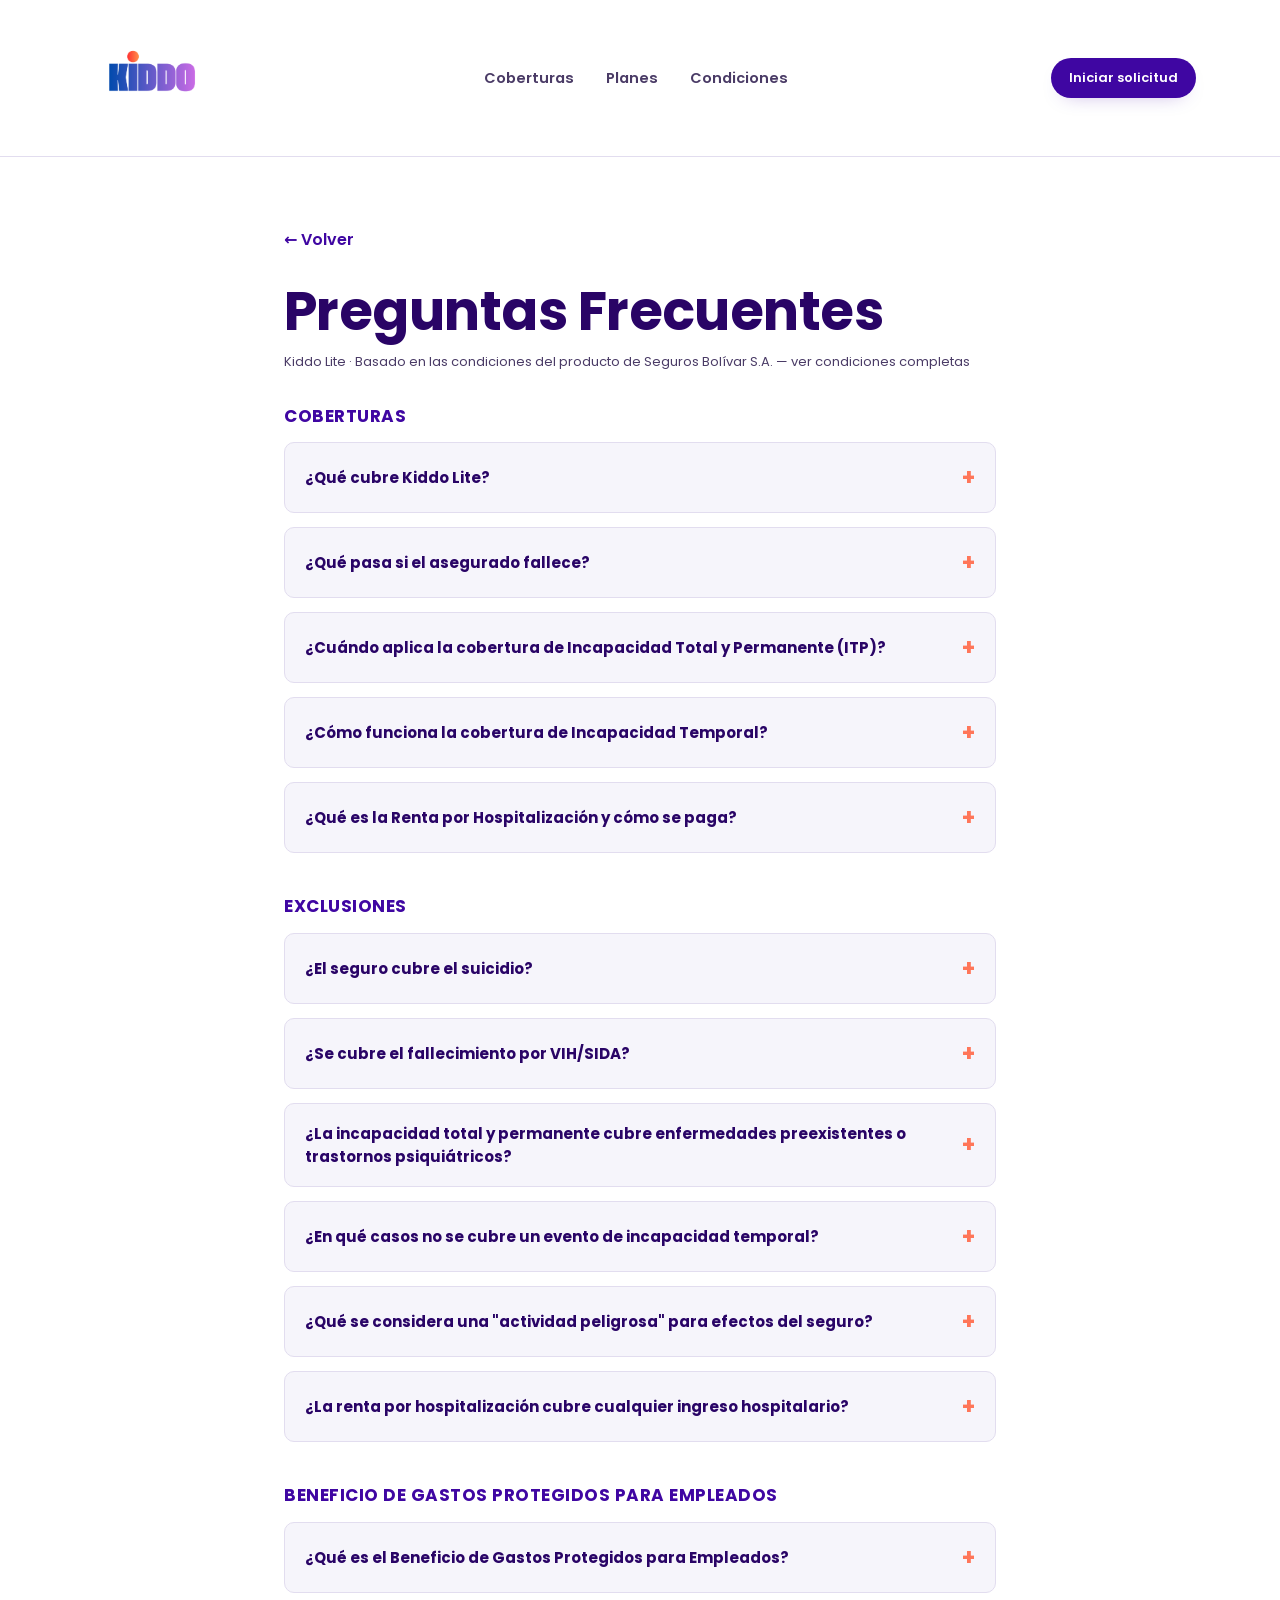
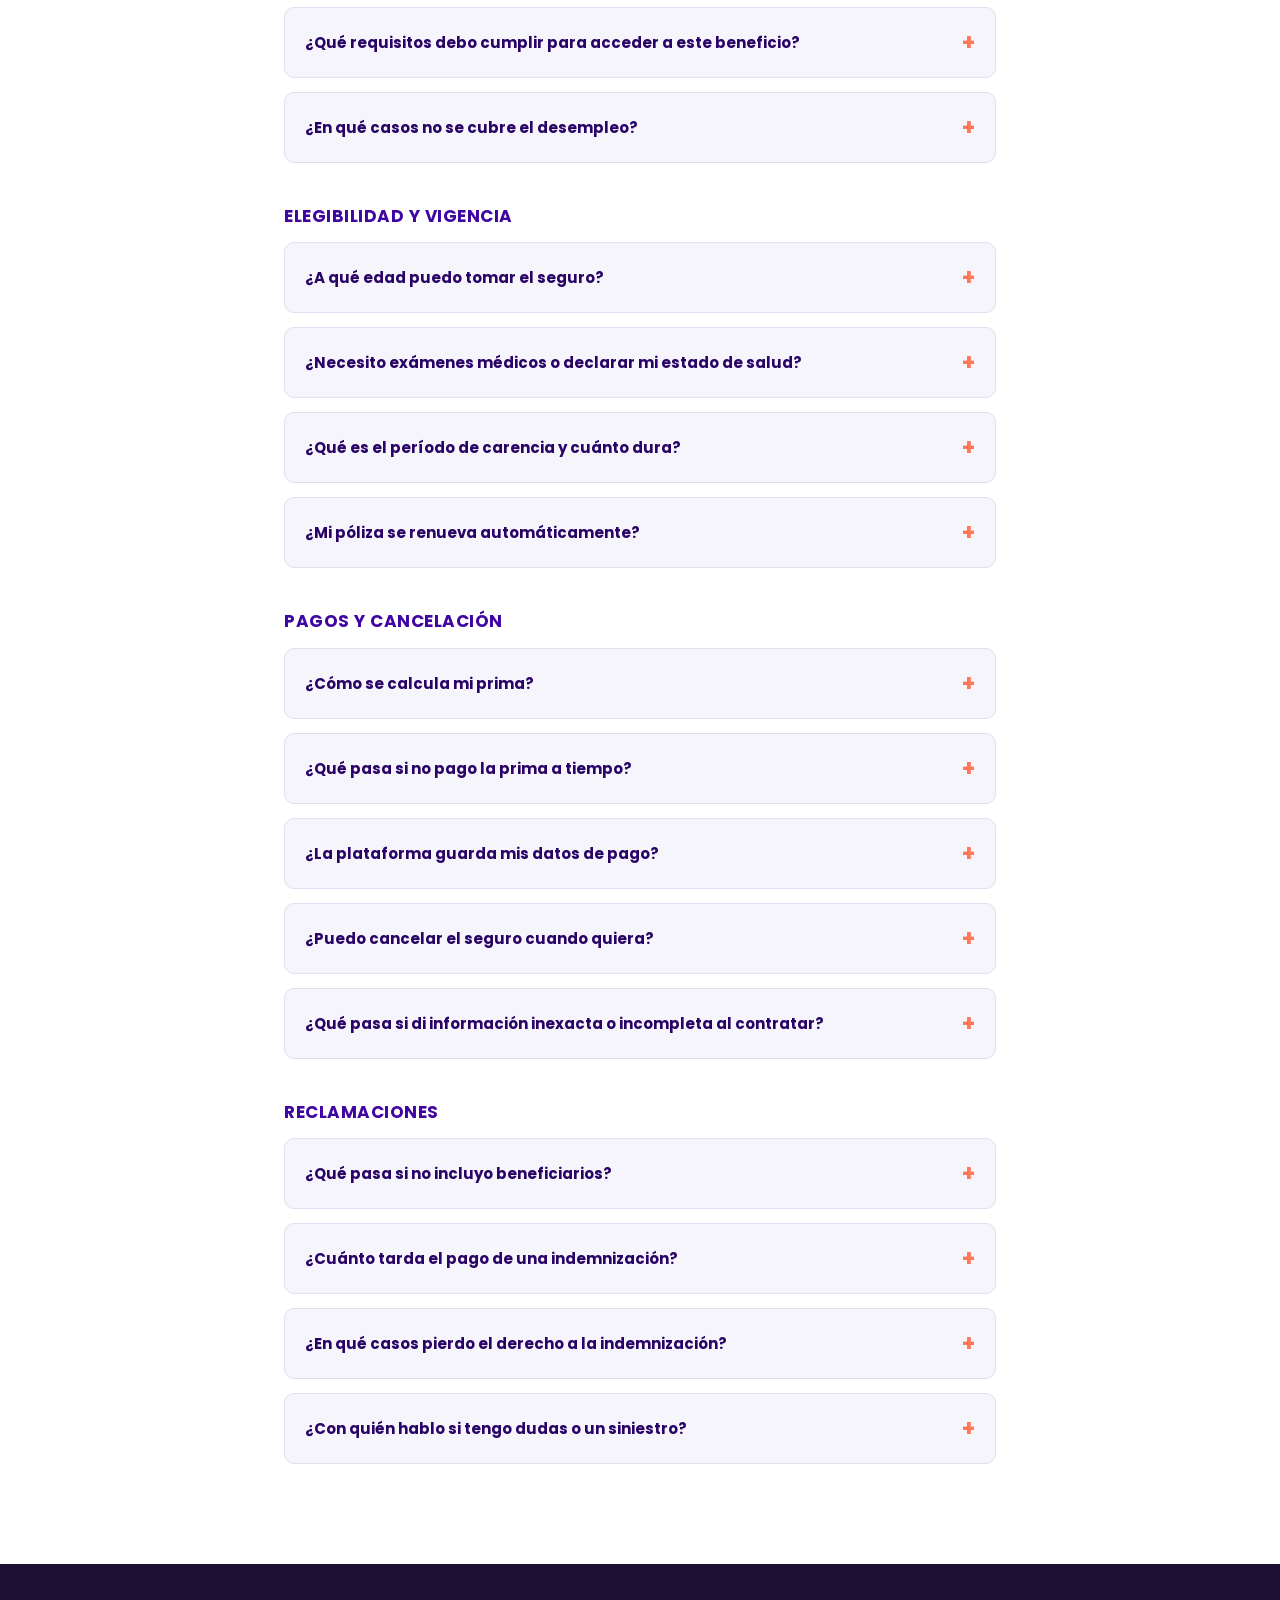
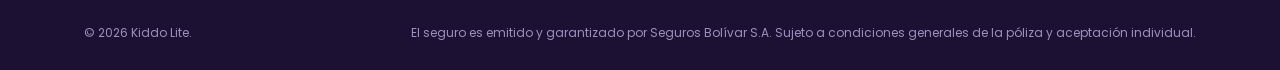
<file: preguntas-frecuentes.html>
<!DOCTYPE html>
<html lang="es">
<head>
<meta charset="UTF-8" />
<meta name="viewport" content="width=device-width, initial-scale=1.0" />
<title>Preguntas Frecuentes — Kiddo Lite</title>
<meta name="description" content="Todas las preguntas frecuentes sobre coberturas, exclusiones, elegibilidad, pagos y reclamaciones de Kiddo Lite." />
<link rel="icon" href="assets/img/simbolo-kiddo.png" />
<link rel="preconnect" href="https://fonts.googleapis.com" />
<link href="https://fonts.googleapis.com/css2?family=Poppins:wght@400;500;600;700;800&display=swap" rel="stylesheet" />
<link rel="stylesheet" href="assets/css/styles.css" />
<style>
  .legal-shell {
    max-width: 760px;
    margin: 0 auto;
    padding: 70px 24px 100px;
  }
  .legal-shell h1 {
    color: var(--morado-oscuro);
    margin-bottom: 10px;
  }
  .legal-shell .updated {
    font-size: 13px;
    color: var(--tinta-suave);
    margin-bottom: 34px;
  }
  .legal-shell h2 {
    font-size: 17px;
    color: var(--morado);
    text-transform: uppercase;
    letter-spacing: 0.03em;
    margin-top: 44px;
    margin-bottom: 16px;
  }
  .legal-shell h2:first-of-type {
    margin-top: 0;
  }
  .legal-shell .back-link {
    display: inline-flex;
    align-items: center;
    gap: 6px;
    font-weight: 600;
    color: var(--morado);
    margin-bottom: 28px;
  }
  .legal-shell .faq-list {
    margin-bottom: 0;
  }
</style>
</head>
<body>

<header class="site-header">
  <div class="container">
    <a href="index.html" class="logo"><img src="assets/img/logo-kiddo-color.png" alt="Kiddo" /></a>
    <nav class="nav-links">
      <a href="index.html#coberturas">Coberturas</a>
      <a href="index.html#planes">Planes</a>
      <a href="condiciones.html">Condiciones</a>
    </nav>
    <div class="header-actions">
      <a href="solicitud.html" class="btn btn-morado btn-sm">Iniciar solicitud</a>
    </div>
  </div>
</header>

<div class="legal-shell">
  <a href="index.html#preguntas" class="back-link">← Volver</a>
  <h1>Preguntas Frecuentes</h1>
  <p class="updated">Kiddo Lite · Basado en las condiciones del producto de Seguros Bolívar S.A. — <a href="condiciones.html">ver condiciones completas</a></p>

  <h2>Coberturas</h2>
  <div class="faq-list">
    <details class="faq-item">
      <summary>¿Qué cubre Kiddo Lite?</summary>
      <p>Cuatro amparos: Vida básica (fallecimiento del asegurado), Incapacidad Total y Permanente, Incapacidad Temporal y Renta por Hospitalización. Además, incluye sin costo adicional el Beneficio de Gastos Protegidos para Empleados.</p>
    </details>
    <details class="faq-item">
      <summary>¿Qué pasa si el asegurado fallece?</summary>
      <p>Seguros Bolívar paga la suma asegurada a los beneficiarios designados por el asegurado, o a los beneficiarios de ley si no se designó ninguno.</p>
    </details>
    <details class="faq-item">
      <summary>¿Cuándo aplica la cobertura de Incapacidad Total y Permanente (ITP)?</summary>
      <p>Cuando el asegurado sufre una lesión, enfermedad o accidente que resulte en una pérdida de capacidad laboral igual o superior al 50% (calificada por ARL, EPS, AFP o Junta de Calificación de Invalidez), cuando la lesión le impide desempeñar su ocupación habitual u otra compatible con su formación, o en casos especiales sin necesidad de calificación: pérdida total de la visión en ambos ojos, o amputación de ambas manos, ambos pies, o de una mano y un pie completos.</p>
    </details>
    <details class="faq-item">
      <summary>¿Cómo funciona la cobertura de Incapacidad Temporal?</summary>
      <p>Si el asegurado recibe una incapacidad médica continua de mínimo 15 días (hasta un máximo de 120), Seguros Bolívar indemniza el valor de la cuota informado en el certificado individual. Se reconoce hasta un (1) evento durante la vigencia de la póliza y no se cubren incapacidades discontinuas, aunque provengan del mismo evento.</p>
    </details>
    <details class="faq-item">
      <summary>¿Qué es la Renta por Hospitalización y cómo se paga?</summary>
      <p>Si el asegurado requiere hospitalización en Colombia por un accidente o enfermedad no preexistente, se reconoce el valor diario estipulado en el certificado individual desde el segundo día y hasta el día treinta de hospitalización, con un máximo de 30 días por año de vigencia.</p>
    </details>
  </div>

  <h2>Exclusiones</h2>
  <div class="faq-list">
    <details class="faq-item">
      <summary>¿El seguro cubre el suicidio?</summary>
      <p>No durante el primer año de vigencia de la póliza. Pasado ese primer año, el fallecimiento por suicidio queda amparado.</p>
    </details>
    <details class="faq-item">
      <summary>¿Se cubre el fallecimiento por VIH/SIDA?</summary>
      <p>No durante el primer año de vigencia. Finalizado ese período, se ampara siempre que el diagnóstico sea posterior al ingreso del asegurado a la póliza.</p>
    </details>
    <details class="faq-item">
      <summary>¿La incapacidad total y permanente cubre enfermedades preexistentes o trastornos psiquiátricos?</summary>
      <p>No. Esta cobertura excluye expresamente la incapacidad que resulte de enfermedades preexistentes o de trastornos psiquiátricos o del comportamiento.</p>
    </details>
    <details class="faq-item">
      <summary>¿En qué casos no se cubre un evento de incapacidad temporal?</summary>
      <p>Entre otros: chequeos médicos ejecutivos; internación en ancianatos, asilos, clínicas neuropsiquiátricas o centros de rehabilitación de adicciones; hospitalización domiciliaria; incapacidad derivada de consumo de alcohol o drogas no prescritas; heridas autoinfligidas o tentativa de suicidio; actividades ilegales o peligrosas; enfermedades psiquiátricas o desórdenes mentales diagnosticados por un psiquiatra; procedimientos quirúrgicos electivos; parto o embarazo normal; y enfermedades preexistentes manifestadas dentro de los primeros 6 meses de vigencia.</p>
    </details>
    <details class="faq-item">
      <summary>¿Qué se considera una "actividad peligrosa" para efectos del seguro?</summary>
      <p>Actividades como parapentismo, alpinismo, navegación a más de 20 millas náuticas de la costa, buceo a más de 20 metros, espeleología, deportes de combate o de nieve, hípica de competición, salto con gomas elásticas, rafting, actividades en zonas de desierto, o deportes con vehículos motorizados de más de 125 cm³.</p>
    </details>
    <details class="faq-item">
      <summary>¿La renta por hospitalización cubre cualquier ingreso hospitalario?</summary>
      <p>No. No se reconoce en casos de hospitalización domiciliaria, tratamiento médico ambulatorio, chequeos médicos ejecutivos, ni cirugías ambulatorias (programadas o de urgencias).</p>
    </details>
  </div>

  <h2>Beneficio de gastos protegidos para empleados</h2>
  <div class="faq-list">
    <details class="faq-item">
      <summary>¿Qué es el Beneficio de Gastos Protegidos para Empleados?</summary>
      <p>Un beneficio adicional, sin costo extra en la prima, que cubre hasta el valor contratado en el certificado individual si el asegurado (como trabajador dependiente) queda desempleado por pérdida involuntaria del empleo, por una sola vez durante la vigencia de la póliza.</p>
    </details>
    <details class="faq-item">
      <summary>¿Qué requisitos debo cumplir para acceder a este beneficio?</summary>
      <p>Tener mínimo 6 meses de antigüedad con el mismo empleador, no haber renunciado al cargo, que la terminación del contrato no sea por justa causa, y que el desempleo no ocurra dentro del período de carencia.</p>
    </details>
    <details class="faq-item">
      <summary>¿En qué casos no se cubre el desempleo?</summary>
      <p>Terminación natural de contratos a término fijo o su no renovación, terminación de la obra o labor contratada, licencias no remuneradas o suspensión de contrato, pensión del asegurado o su cónyuge, contratos temporales o estacionales, despido con justa causa, o renuncia voluntaria.</p>
    </details>
  </div>

  <h2>Elegibilidad y vigencia</h2>
  <div class="faq-list">
    <details class="faq-item">
      <summary>¿A qué edad puedo tomar el seguro?</summary>
      <p>Entre 18 y 65 años de edad. La cobertura se mantiene hasta el vencimiento de la anualidad inmediatamente posterior a la fecha en que el asegurado cumpla 70 años.</p>
    </details>
    <details class="faq-item">
      <summary>¿Necesito exámenes médicos o declarar mi estado de salud?</summary>
      <p>No. Para el canal Kiddo no aplica declaración de asegurabilidad: el proceso de selección y emisión es 100% digital y simplificado, sin exámenes médicos.</p>
    </details>
    <details class="faq-item">
      <summary>¿Qué es el período de carencia y cuánto dura?</summary>
      <p>Es el tiempo desde el inicio de la vigencia durante el cual un evento no está cubierto. Para Kiddo Lite es de 30 días, aplicable a los beneficios de Bono Gratuito de Gastos Protegidos, Incapacidad Temporal y Renta por Hospitalización.</p>
    </details>
    <details class="faq-item">
      <summary>¿Mi póliza se renueva automáticamente?</summary>
      <p>Sí. La cobertura continúa de forma ininterrumpida salvo que opere una causal de terminación o alguna de las partes decida no renovarla. Seguros Bolívar puede ajustar las tarifas en cada renovación, notificando el nuevo certificado y valor de la prima.</p>
    </details>
  </div>

  <h2>Pagos y cancelación</h2>
  <div class="faq-list">
    <details class="faq-item">
      <summary>¿Cómo se calcula mi prima?</summary>
      <p>Depende del plan elegido (S, M o L), la periodicidad de pago (mensual o anual) y tu rango de edad. Se calcula automáticamente al diligenciar tu fecha de nacimiento en la solicitud.</p>
    </details>
    <details class="faq-item">
      <summary>¿Qué pasa si no pago la prima a tiempo?</summary>
      <p>Se produce la terminación automática del contrato de seguro, y Seguros Bolívar puede exigir el pago de la prima devengada y los gastos causados por la celebración del contrato.</p>
    </details>
    <details class="faq-item">
      <summary>¿La plataforma guarda mis datos de pago?</summary>
      <p>Depende del medio que elijas. Si eliges débito de cuenta de ahorro o corriente, capturamos el número de cuenta y la entidad bancaria para configurar el cobro de tu prima. Si eliges tarjeta de crédito o débito, nunca te pedimos el número completo, la fecha de vencimiento ni el código de seguridad: te enviamos por correo las instrucciones de pago junto con la firma de la solicitud.</p>
    </details>
    <details class="faq-item">
      <summary>¿Puedo cancelar el seguro cuando quiera?</summary>
      <p>Sí. Puedes solicitar la cancelación en cualquier momento del año enviando una solicitud escrita. Seguros Bolívar también puede cancelar la póliza con al menos 10 días hábiles de anticipación, notificando a la última dirección registrada. En ambos casos, se devuelve la prima no devengada.</p>
    </details>
    <details class="faq-item">
      <summary>¿Qué pasa si di información inexacta o incompleta al contratar?</summary>
      <p>Según el artículo 1058 del Código de Comercio, la reticencia o inexactitud sobre hechos relevantes puede producir la nulidad relativa del contrato, o el pago de un porcentaje proporcional de la indemnización, salvo que Seguros Bolívar ya conociera esos hechos o los haya aceptado después de celebrado el contrato.</p>
    </details>
  </div>

  <h2>Reclamaciones</h2>
  <div class="faq-list">
    <details class="faq-item">
      <summary>¿Qué pasa si no incluyo beneficiarios?</summary>
      <p>Si no diligencias beneficiarios, aplica lo dispuesto por la ley (herederos), tal como lo indica el formulario oficial de Seguros Bolívar.</p>
    </details>
    <details class="faq-item">
      <summary>¿Cuánto tarda el pago de una indemnización?</summary>
      <p>Una vez radicada la documentación completa y acreditada la ocurrencia del evento, Seguros Bolívar realiza el pago dentro de los 20 días calendario siguientes. En Kiddo, el proceso completo de reclamación suele tomar entre 20 y 25 días calendario tras radicar los soportes.</p>
    </details>
    <details class="faq-item">
      <summary>¿En qué casos pierdo el derecho a la indemnización?</summary>
      <p>Cuando la reclamación es fraudulenta o engañosa, cuando se usan documentos falsos o alterados para sustentarla, o cuando se omite deliberadamente informar sobre otros seguros vigentes que cubran el mismo riesgo.</p>
    </details>
    <details class="faq-item">
      <summary>¿Con quién hablo si tengo dudas o un siniestro?</summary>
      <p>Puedes escribirnos a <a href="mailto:hola@somoskiddo.com">hola@somoskiddo.com</a> o por teléfono al <a href="tel:+573026682981">+57 302 668 2981</a>.</p>
    </details>
  </div>
</div>

<footer class="site-footer">
  <div class="container footer-bottom" style="border-top:none;padding-top:0">
    <span>© 2026 Kiddo Lite.</span>
    <span>El seguro es emitido y garantizado por Seguros Bolívar S.A. Sujeto a condiciones generales de la póliza y aceptación individual.</span>
  </div>
</footer>

</body>
</html>
</file>
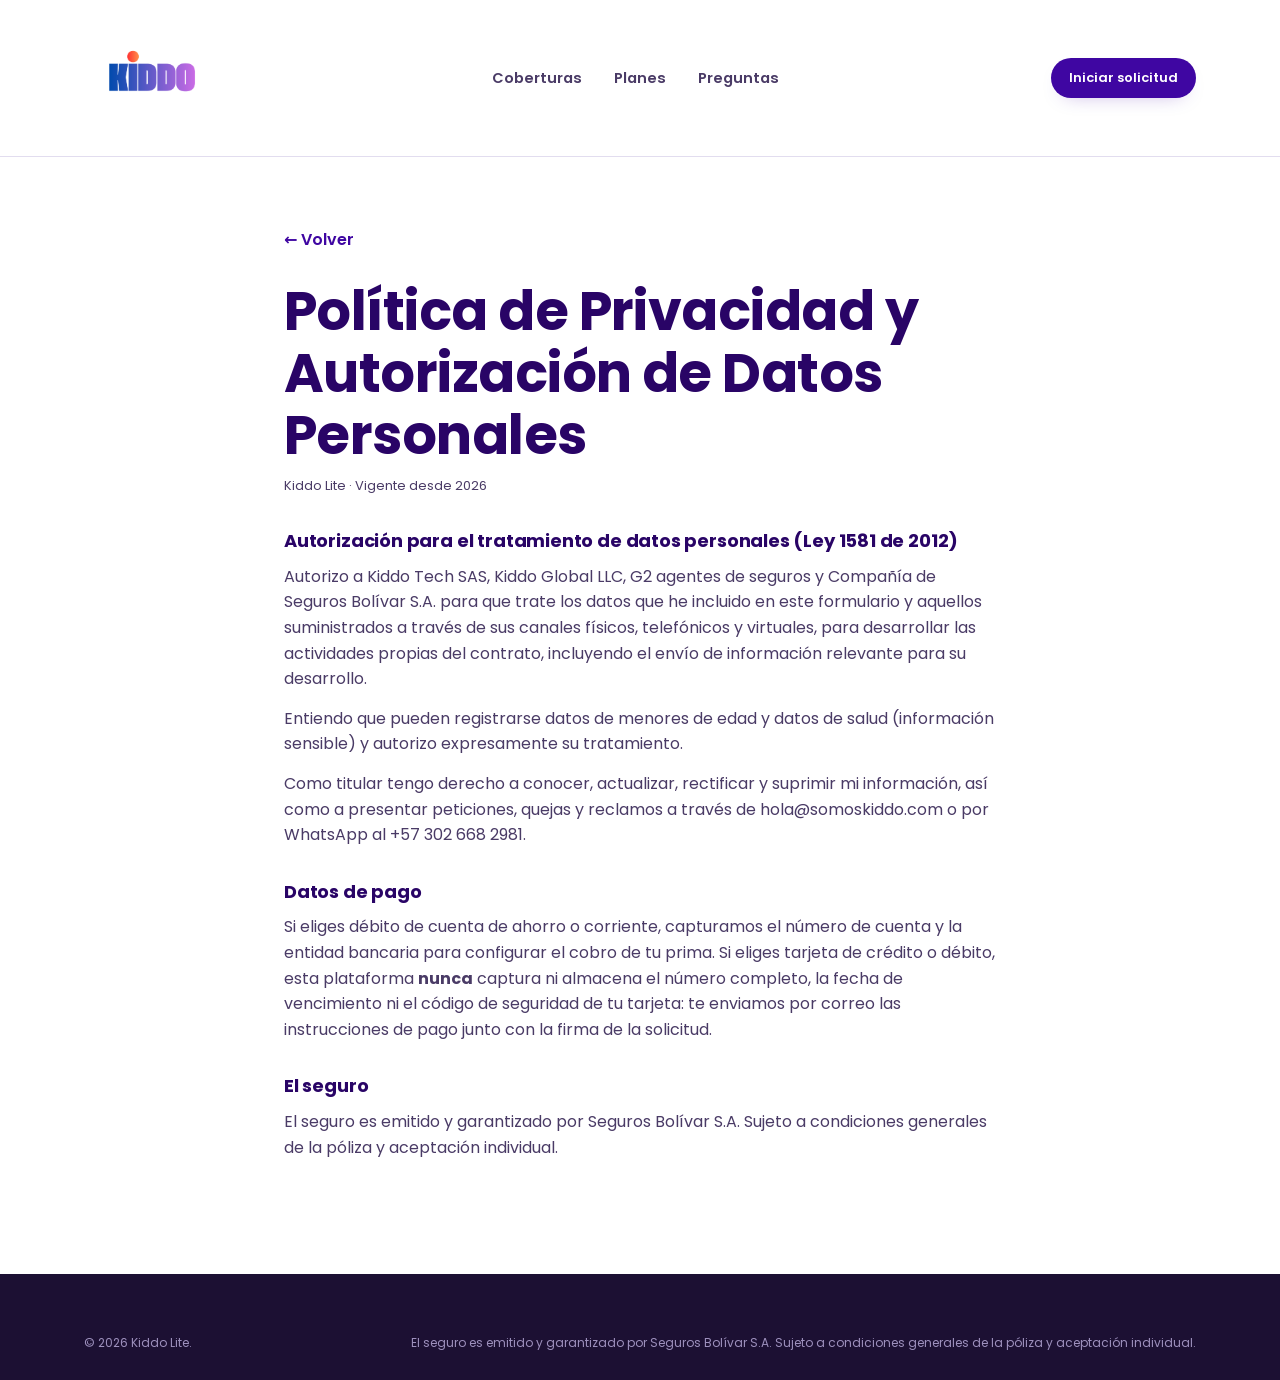
<file: privacidad.html>
<!DOCTYPE html>
<html lang="es">
<head>
<meta charset="UTF-8" />
<meta name="viewport" content="width=device-width, initial-scale=1.0" />
<title>Política de Privacidad — Kiddo Lite</title>
<meta name="description" content="Autorización para el tratamiento de datos personales de Kiddo Lite, conforme a la Ley 1581 de 2012." />
<link rel="icon" href="assets/img/simbolo-kiddo.png" />
<link rel="preconnect" href="https://fonts.googleapis.com" />
<link href="https://fonts.googleapis.com/css2?family=Poppins:wght@400;500;600;700;800&display=swap" rel="stylesheet" />
<link rel="stylesheet" href="assets/css/styles.css" />
<style>
  .legal-shell {
    max-width: 760px;
    margin: 0 auto;
    padding: 70px 24px 100px;
  }
  .legal-shell h1 {
    color: var(--morado-oscuro);
    margin-bottom: 10px;
  }
  .legal-shell .updated {
    font-size: 13px;
    color: var(--tinta-suave);
    margin-bottom: 34px;
  }
  .legal-shell h2 {
    font-size: 18px;
    color: var(--morado-oscuro);
    margin-top: 34px;
    margin-bottom: 12px;
  }
  .legal-shell p {
    margin-bottom: 14px;
  }
  .legal-shell .back-link {
    display: inline-flex;
    align-items: center;
    gap: 6px;
    font-weight: 600;
    color: var(--morado);
    margin-bottom: 28px;
  }
</style>
</head>
<body>

<header class="site-header">
  <div class="container">
    <a href="index.html" class="logo"><img src="assets/img/logo-kiddo-color.png" alt="Kiddo" /></a>
    <nav class="nav-links">
      <a href="index.html#coberturas">Coberturas</a>
      <a href="index.html#planes">Planes</a>
      <a href="index.html#preguntas">Preguntas</a>
    </nav>
    <div class="header-actions">
      <a href="solicitud.html" class="btn btn-morado btn-sm">Iniciar solicitud</a>
    </div>
  </div>
</header>

<div class="legal-shell">
  <a href="javascript:history.back()" class="back-link">← Volver</a>
  <h1>Política de Privacidad y Autorización de Datos Personales</h1>
  <p class="updated">Kiddo Lite · Vigente desde 2026</p>

  <h2>Autorización para el tratamiento de datos personales (Ley 1581 de 2012)</h2>
  <p>
    Autorizo a Kiddo Tech SAS, Kiddo Global LLC, G2 agentes de seguros y Compañía de Seguros Bolívar S.A. para
    que trate los datos que he incluido en este formulario y aquellos suministrados a través de sus canales
    físicos, telefónicos y virtuales, para desarrollar las actividades propias del contrato, incluyendo el
    envío de información relevante para su desarrollo.
  </p>
  <p>
    Entiendo que pueden registrarse datos de menores de edad y datos de salud (información sensible) y autorizo
    expresamente su tratamiento.
  </p>
  <p>
    Como titular tengo derecho a conocer, actualizar, rectificar y suprimir mi información, así como a
    presentar peticiones, quejas y reclamos a través de
    <a href="mailto:hola@somoskiddo.com">hola@somoskiddo.com</a> o por WhatsApp al
    <a href="https://wa.me/15175144120" target="_blank" rel="noopener">+57 302 668 2981</a>.
  </p>

  <h2>Datos de pago</h2>
  <p>
    Si eliges débito de cuenta de ahorro o corriente, capturamos el número de cuenta y la entidad bancaria
    para configurar el cobro de tu prima. Si eliges tarjeta de crédito o débito, esta plataforma
    <strong>nunca</strong> captura ni almacena el número completo, la fecha de vencimiento ni el código de
    seguridad de tu tarjeta: te enviamos por correo las instrucciones de pago junto con la firma de la
    solicitud.
  </p>

  <h2>El seguro</h2>
  <p>
    El seguro es emitido y garantizado por Seguros Bolívar S.A. Sujeto a condiciones generales de la póliza y
    aceptación individual.
  </p>
</div>

<footer class="site-footer">
  <div class="container footer-bottom" style="border-top:none;padding-top:0">
    <span>© 2026 Kiddo Lite.</span>
    <span>El seguro es emitido y garantizado por Seguros Bolívar S.A. Sujeto a condiciones generales de la póliza y aceptación individual.</span>
  </div>
</footer>

</body>
</html>
</file>
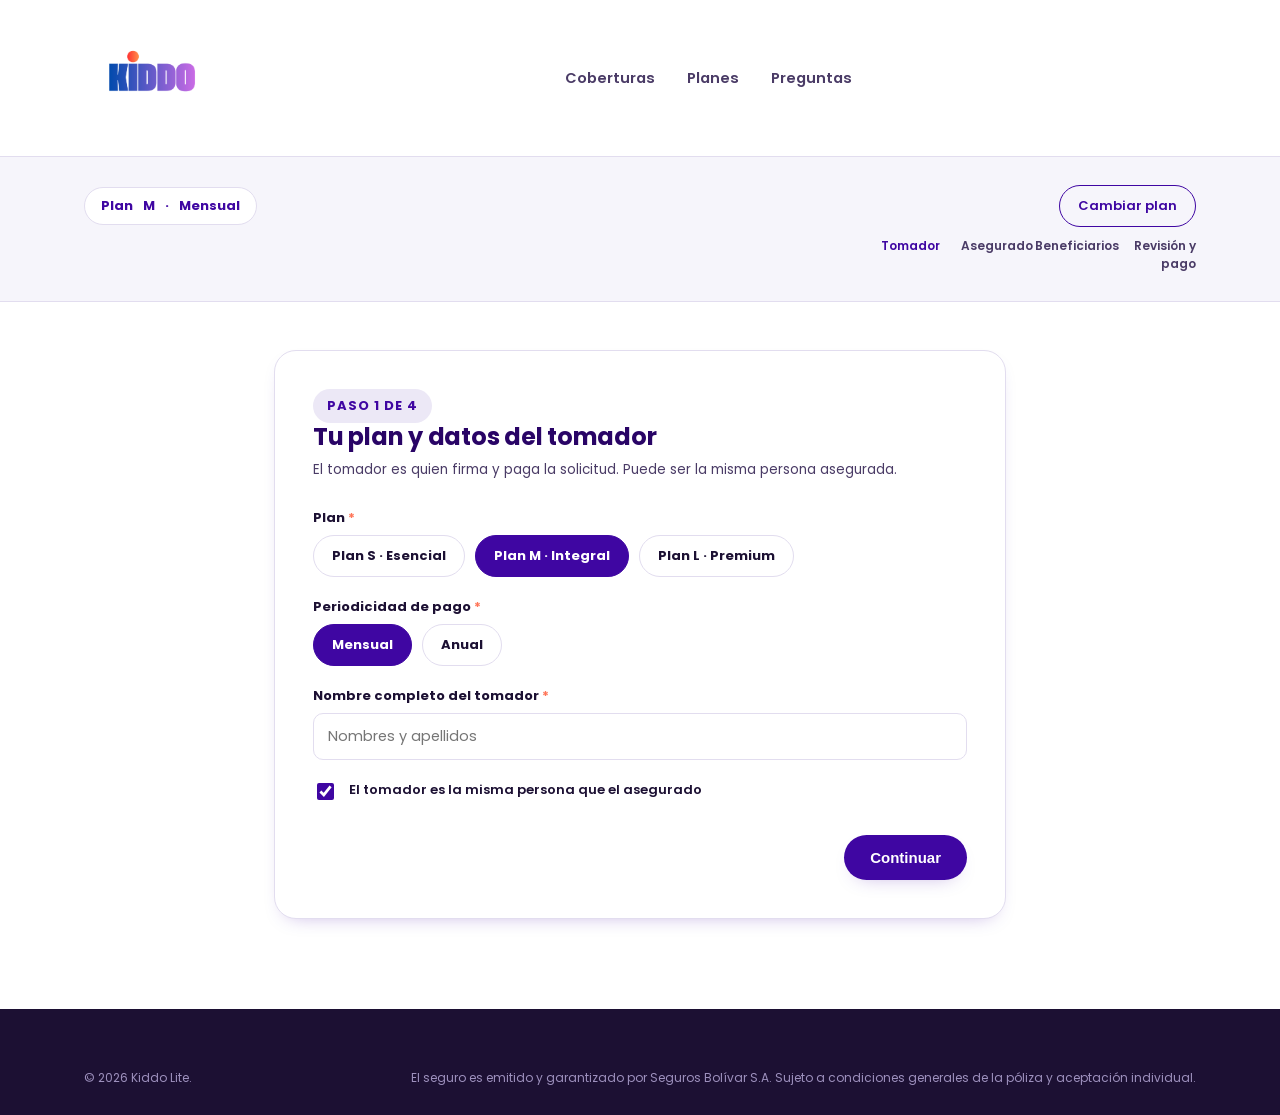
<file: solicitud.html>
<!DOCTYPE html>
<html lang="es">
<head>
<meta charset="UTF-8" />
<meta name="viewport" content="width=device-width, initial-scale=1.0" />
<title>Solicitud — Kiddo Lite</title>
<meta name="description" content="Diligencia tu solicitud para asegurar la educación de tus hijos con Kiddo Lite, emitido por Seguros Bolívar." />
<link rel="icon" href="assets/img/simbolo-kiddo.png" />
<link rel="preconnect" href="https://fonts.googleapis.com" />
<link href="https://fonts.googleapis.com/css2?family=Poppins:wght@400;500;600;700;800&display=swap" rel="stylesheet" />
<link rel="stylesheet" href="assets/css/styles.css" />
</head>
<body>

<header class="site-header">
  <div class="container">
    <a href="index.html" class="logo"><img src="assets/img/logo-kiddo-color.png" alt="Kiddo" /></a>
    <nav class="nav-links">
      <a href="index.html#coberturas">Coberturas</a>
      <a href="index.html#planes">Planes</a>
      <a href="index.html#preguntas">Preguntas</a>
    </nav>
    <div class="header-actions"></div>
  </div>
</header>

<div class="form-header">
  <div class="container">
    <div>
      <span class="plan-pill">Plan <span id="pill-plan">M</span> · <span id="pill-periodo">Mensual</span></span>
    </div>
    <a href="index.html#planes" id="cambiar-plan" class="btn btn-ghost btn-sm">Cambiar plan</a>
  </div>
  <div class="container">
    <div class="progress-track">
      <span class="step-bar done" data-step="1"></span>
      <span class="step-bar" data-step="2"></span>
      <span class="step-bar" data-step="3"></span>
      <span class="step-bar" data-step="4"></span>
    </div>
    <ul class="progress-steps">
      <li class="active" data-step="1">Tomador</li>
      <li data-step="2">Asegurado</li>
      <li data-step="3">Beneficiarios</li>
      <li data-step="4">Revisión y pago</li>
    </ul>
  </div>
</div>

<div class="form-shell">
  <div class="container">

    <form id="form-solicitud" novalidate>

      <!-- Paso 1: Plan + Tomador -->
      <div class="form-panel active" data-panel="1">
        <span class="eyebrow">Paso 1 de 4</span>
        <h2>Tu plan y datos del tomador</h2>
        <p class="hint">El tomador es quien firma y paga la solicitud. Puede ser la misma persona asegurada.</p>

        <div class="field-grid">
          <div class="field full">
            <label>Plan <span class="req">*</span></label>
            <div class="radio-row" id="radios-plan">
              <label class="radio-chip"><input type="radio" name="plan" value="S" /> Plan S · Esencial</label>
              <label class="radio-chip"><input type="radio" name="plan" value="M" /> Plan M · Integral</label>
              <label class="radio-chip"><input type="radio" name="plan" value="L" /> Plan L · Premium</label>
            </div>
          </div>
          <div class="field full">
            <label>Periodicidad de pago <span class="req">*</span></label>
            <div class="radio-row" id="radios-periodo">
              <label class="radio-chip"><input type="radio" name="periodo" value="mensual" /> Mensual</label>
              <label class="radio-chip"><input type="radio" name="periodo" value="anual" /> Anual</label>
            </div>
          </div>
          <div class="field full">
            <label>Nombre completo del tomador <span class="req">*</span></label>
            <input type="text" name="tomadorNombre" placeholder="Nombres y apellidos" autocomplete="name" />
            <span class="error-msg">Ingresa el nombre del tomador.</span>
          </div>
          <div class="field full">
            <label class="check-row" style="font-weight:600;color:var(--tinta)">
              <input type="checkbox" name="tomadorEsAsegurado" checked />
              El tomador es la misma persona que el asegurado
            </label>
          </div>
        </div>

        <div class="form-nav">
          <span class="spacer"></span>
          <button type="button" class="btn btn-morado" data-next>Continuar</button>
        </div>
      </div>

      <!-- Paso 2: Asegurado -->
      <div class="form-panel" data-panel="2">
        <span class="eyebrow">Paso 2 de 4</span>
        <h2>Datos del asegurado</h2>
        <p class="hint">Sin declaración de salud ni exámenes médicos: solo necesitamos tus datos de identificación y contacto.</p>

        <div class="field-grid">
          <div class="field full">
            <label>Nombre completo del asegurado <span class="req">*</span></label>
            <input type="text" name="aseguradoNombre" autocomplete="name" />
            <span class="error-msg">Ingresa el nombre del asegurado.</span>
          </div>

          <div class="field">
            <label>Tipo de documento <span class="req">*</span></label>
            <select name="tipoDocumento">
              <option value="">Selecciona</option>
              <option value="CC">Cédula de ciudadanía (C.C.)</option>
              <option value="CE">Cédula de extranjería (C.E.)</option>
              <option value="PA">Pasaporte (PA)</option>
            </select>
            <span class="error-msg">Selecciona el tipo de documento.</span>
          </div>
          <div class="field">
            <label>No. de documento de identidad <span class="req">*</span></label>
            <input type="text" name="numeroDocumento" inputmode="numeric" />
            <span class="error-msg">Ingresa un número de documento válido.</span>
          </div>

          <div class="field">
            <label>Fecha de nacimiento <span class="req">*</span></label>
            <input type="date" name="fechaNacimiento" />
            <span class="error-msg">Ingresa una fecha de nacimiento válida.</span>
          </div>
          <div class="field">
            <label>Fecha de expedición del documento <span class="req">*</span></label>
            <input type="date" name="fechaExpedicion" />
            <span class="error-msg">Ingresa la fecha de expedición.</span>
          </div>

          <div class="field full">
            <label>Sexo <span class="req">*</span></label>
            <div class="radio-row" id="radios-sexo">
              <label class="radio-chip"><input type="radio" name="sexo" value="F" /> Femenino</label>
              <label class="radio-chip"><input type="radio" name="sexo" value="M" /> Masculino</label>
            </div>
          </div>

          <div id="banner-edad" class="age-banner field full"></div>

          <div class="field">
            <label>Teléfono celular <span class="req">*</span></label>
            <input type="tel" name="telefonoCelular" inputmode="numeric" placeholder="3XXXXXXXXX" />
            <span class="error-msg">Ingresa un celular válido (10 dígitos).</span>
          </div>
          <div class="field">
            <label>Teléfono de oficina <span class="opt">(opcional)</span></label>
            <input type="tel" name="telefonoOficina" inputmode="numeric" />
          </div>

          <div class="field">
            <label>Correo electrónico <span class="req">*</span></label>
            <input type="email" name="correo" autocomplete="email" />
            <span class="error-msg">Ingresa un correo válido.</span>
          </div>
          <div class="field">
            <label>Ocupación <span class="req">*</span></label>
            <input type="text" name="ocupacion" />
            <span class="error-msg">Ingresa la ocupación.</span>
          </div>

          <div class="field">
            <label>Ciudad de residencia <span class="req">*</span></label>
            <input type="text" name="ciudad" />
            <span class="error-msg">Ingresa la ciudad de residencia.</span>
          </div>
          <div class="field">
            <label>Departamento de residencia <span class="req">*</span></label>
            <input type="text" name="departamento" />
            <span class="error-msg">Ingresa el departamento de residencia.</span>
          </div>
          <div class="field full">
            <label>Dirección de residencia <span class="req">*</span></label>
            <input type="text" name="direccion" />
            <span class="error-msg">Ingresa la dirección de residencia.</span>
          </div>
        </div>

        <div class="form-nav">
          <button type="button" class="btn btn-ghost" data-prev>Atrás</button>
          <button type="button" class="btn btn-morado" data-next>Continuar</button>
        </div>
      </div>

      <!-- Paso 3: Beneficiarios -->
      <div class="form-panel" data-panel="3">
        <span class="eyebrow">Paso 3 de 4</span>
        <h2>Beneficiarios</h2>
        <p class="hint">Opcional. Si no diligencias un beneficiario, la ley determina quién recibe la indemnización (herederos). Cada póliza cubre a un solo hijo, por lo que el beneficiario recibe el 100% de esta cobertura.</p>

        <div class="mt-24">
          <div class="beneficiario-row">
            <div class="field">
              <label>Nombre del beneficiario <span class="opt">(opcional)</span></label>
              <input type="text" id="benef-nombre" />
            </div>
            <div class="field">
              <label>Parentesco <span class="opt">(opcional)</span></label>
              <input type="text" id="benef-parentesco" placeholder="Hijo(a), cónyuge..." />
            </div>
            <div class="field">
              <label>% asignado</label>
              <div class="pct-fixed">100%</div>
            </div>
          </div>
        </div>

        <button type="button" class="btn btn-ghost btn-sm add-beneficiario" id="btn-agregar-beneficiario">+ Agregar otro beneficiario</button>

        <div class="notice-banner mt-24" id="alerta-beneficiario-adicional" style="display:none">
          Ya tienes un beneficiario asignado con el 100% de esta póliza. Cada póliza cubre a un solo hijo.
        </div>

        <div class="form-nav">
          <button type="button" class="btn btn-ghost" data-prev>Atrás</button>
          <button type="button" class="btn btn-morado" data-next>Continuar</button>
        </div>
      </div>

      <!-- Paso 4: Revisión y pago -->
      <div class="form-panel" data-panel="4">
        <span class="eyebrow">Paso 4 de 4</span>
        <h2>Revisa tu solicitud</h2>
        <p class="hint">Verifica que todo esté correcto antes de enviar. Esta plataforma nunca captura el número completo de tu tarjeta.</p>

        <div class="review-block" id="review-block"></div>

        <div class="prima-total mt-24">
          <div>
            <div style="font-size:12px;opacity:.8">Prima total estimada</div>
            <div class="amount" id="review-prima">—</div>
          </div>
          <div style="font-size:12px;text-align:right;opacity:.85">Plan <span id="review-plan-tag">—</span><br /><span id="review-periodo-tag">—</span></div>
        </div>

        <div class="legal-box">
          <label class="check-row">
            <input type="checkbox" name="autCondiciones" />
            Acepto las condiciones del producto.
            <a href="condiciones.html" target="_blank" rel="noopener">Leer condiciones completas</a>
          </label>
          <label class="check-row">
            <input type="checkbox" name="autDatos" />
            Autorizo a Kiddo Tech SAS el tratamiento de mis datos personales conforme a la Ley 1581 de 2012.
            <a href="privacidad.html" target="_blank" rel="noopener">Leer política de privacidad completa</a>
          </label>
          <label class="check-row">
            <input type="checkbox" name="declaracionVeraz" />
            Declaro que la información suministrada es veraz y he leído las condiciones generales de la póliza.
          </label>
        </div>

        <div class="form-nav">
          <button type="button" class="btn btn-ghost" data-prev>Atrás</button>
          <button type="submit" class="btn btn-naranja" id="btn-enviar" disabled>Enviar solicitud</button>
        </div>
      </div>

    </form>

    <!-- Confirmación -->
    <div class="form-panel confirm-panel" id="panel-confirmacion">
      <div class="confirm-icon">✓</div>
      <h2>¡Solicitud recibida!</h2>
      <p>Tu solicitud fue guardada. El siguiente paso es elegir cómo vas a pagar tu prima.</p>
      <div class="confirm-id" id="folio-id"></div>

      <div class="medio-pago-shell" id="medio-pago-shell">
        <label class="mp-label">Medio de pago <span class="req">*</span></label>
        <div class="radio-row" id="radios-medio-pago">
          <label class="radio-chip"><input type="radio" name="medioPago" value="ahorro" /> Débito cuenta de ahorro</label>
          <label class="radio-chip"><input type="radio" name="medioPago" value="corriente" /> Débito cuenta corriente</label>
          <label class="radio-chip"><input type="radio" name="medioPago" value="tarjeta" /> Tarjeta de crédito/débito</label>
        </div>

        <div class="field-grid mt-24" id="campos-cuenta-pago" style="display:none">
          <div class="field">
            <label>Número de cuenta <span class="req">*</span></label>
            <input type="text" id="mp-numero-cuenta" inputmode="numeric" />
          </div>
          <div class="field">
            <label>Entidad bancaria <span class="req">*</span></label>
            <input type="text" id="mp-entidad-bancaria" />
          </div>
        </div>

        <div class="notice-banner mt-24" id="aviso-tarjeta" style="display:none">
          Te enviaremos por correo las instrucciones de pago con tarjeta, junto con la firma de la solicitud.
        </div>

        <span class="error-msg" id="mp-error" style="display:none">Completa los datos de tu medio de pago.</span>

        <button type="button" class="btn btn-naranja btn-block mt-24" id="btn-confirmar-pago">Confirmar medio de pago</button>
      </div>

      <div class="confirm-final" id="confirm-final" style="display:none">
        <div class="confirm-icon">✉️</div>
        <h3>Revisa tu correo</h3>
        <p>Te enviaremos las instrucciones para firmar la solicitud de seguro y así confirmar y terminar el proceso de emisión.</p>
      </div>

      <div class="notice-banner mt-24" id="cta-otro-hijo" style="display:none">
        ¿Tienes otro hijo? Cada póliza cubre a un solo hijo. <a href="index.html#planes">Quiero un plan adicional para otro hijo →</a>
      </div>

      <p class="hint mt-24">¿Dudas? Escríbenos a <a href="mailto:hola@somoskiddo.com">hola@somoskiddo.com</a> o por <a href="https://wa.me/15175144120" target="_blank" rel="noopener">WhatsApp</a> (+57 302 668 2981).</p>
      <div class="hero-actions">
        <button type="button" class="btn btn-ghost" id="btn-imprimir-resumen">Descargar / imprimir resumen</button>
        <a href="index.html" class="btn btn-ghost">Volver al inicio</a>
      </div>
    </div>

    <div id="resumen-imprimible"></div>

  </div>
</div>

<footer class="site-footer">
  <div class="container footer-bottom" style="border-top:none;padding-top:0">
    <span>© 2026 Kiddo Lite.</span>
    <span>El seguro es emitido y garantizado por Seguros Bolívar S.A. Sujeto a condiciones generales de la póliza y aceptación individual.</span>
  </div>
</footer>

<script src="assets/js/data.js"></script>
<script src="assets/js/solicitud.js"></script>
</body>
</html>
</file>
<file: assets/css/styles.css>
/* ==========================================================================
   Kiddo Lite — Asegura la educación de tus hijos
   Paleta de marca: azul claro #17FFFF · morado #3F06A2 · naranja #FF7659 · blanco #FFFFFF
   ========================================================================== */

:root {
  --azul-claro: #17ffff;
  --morado: #3f06a2;
  --morado-oscuro: #290466;
  --naranja: #ff7659;
  --naranja-oscuro: #e85a3d;
  --blanco: #ffffff;

  --tinta: #1c1033;
  --tinta-suave: #4a3b66;
  --gris-100: #f6f5fb;
  --gris-200: #ece8f6;
  --gris-300: #d9d2ea;
  --linea: #e2ddef;

  --exito: #1f9d55;
  --alerta: #c0392b;

  --radio: 18px;
  --radio-sm: 10px;
  --sombra: 0 20px 45px -20px rgba(63, 6, 162, 0.28);
  --sombra-sm: 0 8px 20px -12px rgba(63, 6, 162, 0.35);

  --fuente: "Poppins", "Segoe UI", system-ui, -apple-system, sans-serif;
}

* {
  box-sizing: border-box;
}

html {
  scroll-behavior: smooth;
}

body {
  margin: 0;
  font-family: var(--fuente);
  color: var(--tinta);
  background: var(--blanco);
  -webkit-font-smoothing: antialiased;
}

img {
  max-width: 100%;
  display: block;
}

a {
  color: inherit;
  text-decoration: none;
}

ul {
  margin: 0;
  padding: 0;
  list-style: none;
}

.container {
  width: 100%;
  max-width: 1160px;
  margin: 0 auto;
  padding: 0 24px;
}

section {
  padding: 88px 0;
}

.eyebrow {
  display: inline-flex;
  align-items: center;
  gap: 8px;
  font-size: 13px;
  font-weight: 700;
  letter-spacing: 0.08em;
  text-transform: uppercase;
  color: var(--morado);
  background: var(--gris-200);
  padding: 7px 14px;
  border-radius: 999px;
}

h1,
h2,
h3,
h4 {
  margin: 0;
  font-weight: 700;
  line-height: 1.15;
  letter-spacing: -0.01em;
}

h1 {
  font-size: clamp(34px, 5vw, 54px);
}

h2 {
  font-size: clamp(28px, 3.6vw, 38px);
}

h3 {
  font-size: 20px;
}

p {
  margin: 0;
  line-height: 1.6;
  color: var(--tinta-suave);
}

.section-head {
  max-width: 640px;
  margin: 0 auto 48px;
  text-align: center;
  display: grid;
  gap: 14px;
  justify-items: center;
}

.section-head.left {
  margin: 0 0 40px;
  text-align: left;
  justify-items: start;
}

/* ---------- Botones ---------- */
.btn {
  display: inline-flex;
  align-items: center;
  justify-content: center;
  gap: 8px;
  padding: 14px 26px;
  border-radius: 999px;
  font-weight: 600;
  font-size: 15px;
  border: none;
  cursor: pointer;
  transition: transform 0.15s ease, box-shadow 0.15s ease, background 0.15s ease;
  white-space: nowrap;
}

.btn:active {
  transform: translateY(1px);
}

.btn-naranja {
  background: var(--naranja);
  color: var(--blanco);
  box-shadow: var(--sombra-sm);
}

.btn-naranja:hover {
  background: var(--naranja-oscuro);
}

.btn-morado {
  background: var(--morado);
  color: var(--blanco);
  box-shadow: var(--sombra-sm);
}

.btn-morado:hover {
  background: var(--morado-oscuro);
}

.btn-ghost {
  background: transparent;
  color: var(--morado);
  border: 1.5px solid var(--morado);
}

.btn-ghost:hover {
  background: var(--gris-200);
}

.btn-block {
  width: 100%;
}

.btn-sm {
  padding: 10px 18px;
  font-size: 13px;
}

.btn[disabled] {
  opacity: 0.45;
  cursor: not-allowed;
}

/* ---------- Header ---------- */
.site-header {
  position: sticky;
  top: 0;
  z-index: 50;
  background: rgba(255, 255, 255, 0.9);
  backdrop-filter: blur(10px);
  border-bottom: 1px solid var(--linea);
}

.site-header .container {
  display: flex;
  align-items: center;
  justify-content: space-between;
  min-height: 78px;
  padding-top: 10px;
  padding-bottom: 10px;
}

.logo img {
  height: 136px;
  width: auto;
}

.nav-links {
  display: flex;
  align-items: center;
  gap: 32px;
}

.nav-links a {
  font-size: 14.5px;
  font-weight: 600;
  color: var(--tinta-suave);
}

.nav-links a:hover {
  color: var(--morado);
}

.header-actions {
  display: flex;
  align-items: center;
  gap: 14px;
}

.nav-toggle {
  display: none;
}

/* ---------- Hero ---------- */
.hero {
  position: relative;
  overflow: hidden;
  padding: 100px 0 90px;
  background: radial-gradient(circle at 50% 30%, #e9fffe 0%, var(--azul-claro) 130%);
}

.hero .container {
  display: grid;
  grid-template-columns: 1.1fr 0.9fr;
  gap: 56px;
  align-items: center;
}

.hero-copy {
  display: grid;
  gap: 22px;
}

.hero-copy h1 {
  color: var(--morado-oscuro);
}

.hero-copy h1 span {
  color: var(--naranja);
}

.hero-copy p {
  font-size: 17px;
  max-width: 480px;
}

.hero-actions {
  display: flex;
  gap: 14px;
  flex-wrap: wrap;
  margin-top: 6px;
}

.hero-trust {
  display: flex;
  flex-wrap: wrap;
  gap: 22px;
  margin-top: 18px;
}

.hero-trust li {
  display: flex;
  align-items: center;
  gap: 8px;
  font-size: 13.5px;
  font-weight: 600;
  color: var(--morado-oscuro);
}

.hero-trust li::before {
  content: "";
  width: 8px;
  height: 8px;
  border-radius: 50%;
  background: var(--naranja);
}

.hero-card {
  background: var(--blanco);
  border-radius: 24px;
  box-shadow: var(--sombra);
  padding: 30px;
  display: grid;
  gap: 18px;
}

.hero-card .tag {
  display: inline-flex;
  align-self: flex-start;
  background: var(--morado);
  color: var(--blanco);
  font-size: 12px;
  font-weight: 700;
  padding: 5px 12px;
  border-radius: 999px;
}

.hero-card .price {
  font-size: 40px;
  font-weight: 800;
  color: var(--morado-oscuro);
}

.hero-card .price small {
  font-size: 15px;
  font-weight: 600;
  color: var(--tinta-suave);
}

.hero-card ul {
  display: grid;
  gap: 10px;
}

.hero-card ul li {
  display: flex;
  gap: 10px;
  font-size: 14px;
  color: var(--tinta-suave);
}

.check {
  flex: none;
  width: 20px;
  height: 20px;
  border-radius: 50%;
  background: var(--azul-claro);
  display: grid;
  place-items: center;
  font-size: 12px;
  color: var(--morado-oscuro);
  font-weight: 800;
}

/* ---------- Trust strip ---------- */
.trust-strip {
  padding: 26px 0;
  background: var(--morado);
}

.trust-strip .container {
  display: flex;
  flex-wrap: wrap;
  gap: 20px 44px;
  justify-content: space-between;
  align-items: center;
}

.trust-strip span {
  color: var(--blanco);
  font-size: 13.5px;
  font-weight: 600;
  opacity: 0.92;
}


/* ---------- Cómo funciona ---------- */
.steps-grid {
  display: grid;
  grid-template-columns: repeat(4, 1fr);
  gap: 24px;
}

.step-card {
  background: var(--gris-100);
  border-radius: var(--radio);
  padding: 28px 24px;
  display: grid;
  gap: 12px;
}

.step-num {
  width: 38px;
  height: 38px;
  border-radius: 50%;
  background: var(--morado);
  color: var(--blanco);
  font-weight: 800;
  display: grid;
  place-items: center;
  font-size: 15px;
}

.step-card h3 {
  color: var(--morado-oscuro);
}

.step-card p {
  font-size: 14px;
}

/* ---------- Coberturas ---------- */
.table-wrap {
  overflow-x: auto;
  border-radius: var(--radio);
  box-shadow: var(--sombra-sm);
  border: 1px solid var(--linea);
}

table.cobertura-table {
  width: 100%;
  border-collapse: collapse;
  min-width: 640px;
  background: var(--blanco);
}

table.cobertura-table th,
table.cobertura-table td {
  padding: 16px 18px;
  text-align: left;
  font-size: 14px;
  border-bottom: 1px solid var(--linea);
}

table.cobertura-table thead th {
  background: var(--morado);
  color: var(--blanco);
  font-size: 12.5px;
  text-transform: uppercase;
  letter-spacing: 0.04em;
}

table.cobertura-table thead th:first-child {
  border-top-left-radius: var(--radio);
}

table.cobertura-table thead th:last-child {
  border-top-right-radius: var(--radio);
}

table.cobertura-table td:not(:first-child),
table.cobertura-table th:not(:first-child) {
  text-align: center;
  font-weight: 600;
}

table.cobertura-table tbody tr:last-child td {
  border-bottom: none;
}

table.cobertura-table tbody tr:nth-child(even) {
  background: var(--gris-100);
}

.carencia-note {
  margin-top: 18px;
  font-size: 13px;
  color: var(--tinta-suave);
  background: var(--gris-100);
  padding: 14px 18px;
  border-radius: var(--radio-sm);
  border-left: 3px solid var(--naranja);
}

/* ---------- Pricing ---------- */
.pricing-toggle {
  display: inline-flex;
  align-items: center;
  gap: 4px;
  background: var(--gris-200);
  padding: 5px;
  border-radius: 999px;
  margin: 0 auto 44px;
}

.pricing-toggle button {
  border: none;
  background: transparent;
  padding: 10px 22px;
  border-radius: 999px;
  font-weight: 700;
  font-size: 14px;
  color: var(--tinta-suave);
  cursor: pointer;
  transition: all 0.15s ease;
}

.pricing-toggle button.active {
  background: var(--morado);
  color: var(--blanco);
  box-shadow: var(--sombra-sm);
}

.pricing-toggle .save-badge {
  font-size: 10.5px;
  background: var(--naranja);
  color: var(--blanco);
  padding: 2px 7px;
  border-radius: 999px;
  margin-left: 6px;
  vertical-align: middle;
}

.pricing-grid {
  display: grid;
  grid-template-columns: repeat(3, 1fr);
  gap: 26px;
  align-items: stretch;
}

.plan-card {
  position: relative;
  background: var(--blanco);
  border: 1.5px solid var(--linea);
  border-radius: 22px;
  padding: 32px 26px;
  display: flex;
  flex-direction: column;
  gap: 20px;
  transition: transform 0.18s ease, box-shadow 0.18s ease;
}

.plan-card:hover {
  transform: translateY(-4px);
  box-shadow: var(--sombra);
}

.plan-card.destacado {
  border-color: var(--morado);
  box-shadow: var(--sombra);
  transform: scale(1.03);
}

.plan-card.destacado:hover {
  transform: scale(1.03) translateY(-4px);
}

.plan-badge {
  position: absolute;
  top: -14px;
  left: 50%;
  transform: translateX(-50%);
  background: var(--naranja);
  color: var(--blanco);
  font-size: 12px;
  font-weight: 700;
  padding: 6px 16px;
  border-radius: 999px;
  white-space: nowrap;
}

.plan-tag {
  width: 44px;
  height: 44px;
  border-radius: 12px;
  background: var(--gris-200);
  color: var(--morado);
  font-weight: 800;
  display: grid;
  place-items: center;
  font-size: 18px;
}

.plan-card.destacado .plan-tag {
  background: var(--morado);
  color: var(--blanco);
}

.plan-card h3 {
  color: var(--morado-oscuro);
}

.plan-desc {
  font-size: 13.5px;
  min-height: 36px;
}

.plan-price {
  display: flex;
  align-items: baseline;
  gap: 6px;
}

.plan-price .amount {
  font-size: 32px;
  font-weight: 800;
  color: var(--tinta);
}

.plan-price .period {
  font-size: 13px;
  color: var(--tinta-suave);
  font-weight: 600;
}

.plan-price-note {
  font-size: 12px;
  color: var(--tinta-suave);
}

.plan-features {
  display: grid;
  gap: 11px;
  flex: 1;
}

.plan-features li {
  display: flex;
  gap: 10px;
  font-size: 13.5px;
  color: var(--tinta-suave);
}

/* ---------- Elegibilidad ---------- */
.eligibility-grid {
  display: grid;
  grid-template-columns: repeat(3, 1fr);
  gap: 22px;
}

.eligibility-card {
  background: var(--gris-100);
  border-radius: var(--radio);
  padding: 26px;
  display: grid;
  gap: 10px;
}

.eligibility-card .icon-circle {
  width: 46px;
  height: 46px;
  border-radius: 50%;
  background: var(--azul-claro);
  display: grid;
  place-items: center;
  font-size: 20px;
}

.eligibility-card h3 {
  color: var(--morado-oscuro);
  font-size: 17px;
}

.eligibility-card p {
  font-size: 13.5px;
}

/* ---------- FAQ ---------- */
.faq-list {
  max-width: 760px;
  margin: 0 auto;
  display: grid;
  gap: 14px;
}

details.faq-item {
  border: 1px solid var(--linea);
  border-radius: var(--radio-sm);
  padding: 18px 20px;
  background: var(--gris-100);
}

details.faq-item summary {
  cursor: pointer;
  font-weight: 700;
  font-size: 15px;
  color: var(--morado-oscuro);
  list-style: none;
  display: flex;
  justify-content: space-between;
  align-items: center;
  gap: 12px;
}

details.faq-item summary::-webkit-details-marker {
  display: none;
}

details.faq-item summary::after {
  content: "+";
  font-size: 22px;
  color: var(--naranja);
  transition: transform 0.15s ease;
}

details.faq-item[open] summary::after {
  transform: rotate(45deg);
}

details.faq-item p {
  margin-top: 12px;
  font-size: 14px;
}

/* ---------- Kiddo para Instituciones ---------- */
.institucion-banner {
  display: flex;
  align-items: center;
  justify-content: space-between;
  gap: 28px;
  flex-wrap: wrap;
  background: var(--gris-100);
  border: 1px solid var(--linea);
  border-radius: var(--radio);
  padding: 34px 38px;
}

.institucion-banner-copy {
  display: flex;
  align-items: center;
  gap: 20px;
}

.institucion-banner-copy .icon-circle {
  flex: none;
  width: 56px;
  height: 56px;
  font-size: 26px;
}

.institucion-banner-copy h3 {
  color: var(--morado-oscuro);
  margin-bottom: 6px;
}

.institucion-banner-copy p {
  max-width: 460px;
  font-size: 14px;
}

/* ---------- Respaldado por Seguros Bolívar ---------- */
.respaldo-section {
  display: grid;
  justify-items: center;
  gap: 26px;
  text-align: center;
}

.respaldo-section h2 {
  color: var(--morado-oscuro);
}

.respaldo-section img {
  height: 100px;
  background: var(--blanco);
  border-radius: 18px;
  padding: 16px 24px;
  box-shadow: var(--sombra-sm);
}

/* ---------- CTA final ---------- */
.cta-final {
  background: linear-gradient(135deg, var(--morado) 0%, var(--morado-oscuro) 100%);
  border-radius: 28px;
  padding: 56px;
  display: flex;
  align-items: center;
  justify-content: space-between;
  gap: 30px;
  flex-wrap: wrap;
}

.cta-final h2,
.cta-final p {
  color: var(--blanco);
}

.cta-final p {
  opacity: 0.85;
  max-width: 420px;
}

/* ---------- Footer ---------- */
.site-footer {
  background: var(--tinta);
  color: #cfc7e6;
  padding: 60px 0 28px;
}

.footer-grid {
  display: grid;
  grid-template-columns: 1.6fr 1fr 1.2fr;
  gap: 36px;
  padding-bottom: 36px;
  border-bottom: 1px solid rgba(255, 255, 255, 0.12);
}

.footer-grid h4 {
  color: var(--blanco);
  font-size: 14px;
  margin-bottom: 16px;
}

.footer-grid ul {
  display: grid;
  gap: 10px;
}

.footer-grid a,
.footer-grid p {
  font-size: 13.5px;
  color: #cfc7e6;
}

.footer-grid a:hover {
  color: var(--azul-claro);
}

.footer-logo img {
  height: 30px;
  margin-bottom: 14px;
}

.footer-bottom {
  padding-top: 24px;
  display: flex;
  justify-content: space-between;
  flex-wrap: wrap;
  gap: 12px;
  font-size: 12px;
  color: #9d90bd;
}

/* ---------- Formulario de solicitud ---------- */
.form-header {
  background: var(--gris-100);
  border-bottom: 1px solid var(--linea);
  padding: 28px 0;
}

.form-header .container {
  display: flex;
  align-items: center;
  justify-content: space-between;
  gap: 20px;
  flex-wrap: wrap;
}

.plan-pill {
  display: inline-flex;
  align-items: center;
  gap: 10px;
  background: var(--blanco);
  border: 1px solid var(--linea);
  padding: 8px 16px;
  border-radius: 999px;
  font-size: 13px;
  font-weight: 700;
  color: var(--morado);
}

.progress-track {
  display: flex;
  gap: 8px;
  margin-top: 18px;
}

.progress-track span {
  flex: 1;
  height: 5px;
  border-radius: 999px;
  background: var(--gris-300);
}

.progress-track span.done {
  background: var(--morado);
}

.progress-steps {
  display: flex;
  justify-content: space-between;
  margin-top: 10px;
}

.progress-steps li {
  font-size: 12px;
  font-weight: 600;
  color: var(--tinta-suave);
  flex: 1;
  text-align: center;
}

.progress-steps li:first-child {
  text-align: left;
}

.progress-steps li:last-child {
  text-align: right;
}

.progress-steps li.active {
  color: var(--morado);
}

.form-shell {
  padding: 48px 0 90px;
}

.form-shell .container {
  max-width: 780px;
}

.form-panel {
  display: none;
  background: var(--blanco);
  border: 1px solid var(--linea);
  border-radius: 22px;
  padding: 38px;
  box-shadow: var(--sombra-sm);
}

.form-panel.active {
  display: block;
  animation: fadeIn 0.25s ease;
}

@keyframes fadeIn {
  from {
    opacity: 0;
    transform: translateY(6px);
  }
  to {
    opacity: 1;
    transform: translateY(0);
  }
}

.form-panel h2 {
  font-size: 24px;
  color: var(--morado-oscuro);
}

.form-panel > p.hint {
  margin-top: 8px;
  font-size: 13.5px;
}

.field-grid {
  display: grid;
  grid-template-columns: 1fr 1fr;
  gap: 20px;
  margin-top: 28px;
}

.field {
  display: grid;
  gap: 7px;
}

.field.full {
  grid-column: 1 / -1;
}

.field label {
  font-size: 13px;
  font-weight: 700;
  color: var(--tinta);
}

.field label .opt {
  font-weight: 500;
  color: var(--tinta-suave);
  text-transform: none;
}

.field label .req {
  color: var(--naranja);
}

.field input,
.field select,
.field textarea {
  width: 100%;
  padding: 12px 14px;
  border: 1.5px solid var(--linea);
  border-radius: var(--radio-sm);
  font-family: var(--fuente);
  font-size: 14.5px;
  color: var(--tinta);
  background: var(--blanco);
  transition: border-color 0.15s ease, box-shadow 0.15s ease;
}

.field input:focus,
.field select:focus,
.field textarea:focus {
  outline: none;
  border-color: var(--morado);
  box-shadow: 0 0 0 3px rgba(63, 6, 162, 0.12);
}

.field .error-msg {
  display: none;
  font-size: 12px;
  color: var(--alerta);
  font-weight: 600;
}

.field.invalid input,
.field.invalid select {
  border-color: var(--alerta);
}

.field.invalid .error-msg {
  display: block;
}

.radio-row {
  display: flex;
  gap: 10px;
  flex-wrap: wrap;
}

.radio-chip {
  border: 1.5px solid var(--linea);
  border-radius: 999px;
  padding: 10px 18px;
  font-size: 13.5px;
  font-weight: 600;
  cursor: pointer;
  color: var(--tinta-suave);
  transition: all 0.15s ease;
}

.radio-chip input {
  display: none;
}

.radio-chip.checked {
  background: var(--morado);
  border-color: var(--morado);
  color: var(--blanco);
}

.age-banner {
  margin-top: 22px;
  padding: 16px 18px;
  border-radius: var(--radio-sm);
  background: var(--gris-100);
  border-left: 3px solid var(--morado);
  font-size: 13.5px;
  display: none;
}

.age-banner.show {
  display: block;
}

.age-banner.alerta {
  border-left-color: var(--alerta);
  background: #fdecea;
  color: #7a271f;
}

.beneficiario-row {
  display: grid;
  grid-template-columns: 2fr 1.3fr 0.8fr;
  gap: 12px;
  align-items: end;
  padding: 16px;
  background: var(--gris-100);
  border-radius: var(--radio-sm);
  margin-bottom: 12px;
}

.beneficiario-row .field label {
  font-size: 11.5px;
}

.pct-fixed {
  width: 100%;
  padding: 12px 14px;
  border-radius: var(--radio-sm);
  background: var(--azul-claro);
  color: var(--morado-oscuro);
  font-weight: 800;
  text-align: center;
  font-size: 14.5px;
}

.icon-btn {
  width: 40px;
  height: 40px;
  border-radius: 10px;
  border: 1.5px solid var(--linea);
  background: var(--blanco);
  color: var(--alerta);
  font-size: 16px;
  cursor: pointer;
}

.add-beneficiario {
  margin-top: 6px;
}

.legal-box {
  margin-top: 26px;
  display: grid;
  gap: 14px;
}

.check-row {
  display: flex;
  gap: 12px;
  align-items: flex-start;
  font-size: 13px;
  color: var(--tinta-suave);
}

.check-row input {
  margin-top: 3px;
  flex: none;
  width: 17px;
  height: 17px;
  accent-color: var(--morado);
}

.check-row a {
  color: var(--morado);
  font-weight: 600;
  text-decoration: underline;
}

.review-block {
  margin-top: 24px;
  display: grid;
  gap: 18px;
}

.review-card {
  border: 1px solid var(--linea);
  border-radius: var(--radio-sm);
  padding: 18px 20px;
}

.review-card h4 {
  font-size: 13px;
  text-transform: uppercase;
  letter-spacing: 0.04em;
  color: var(--morado);
  margin-bottom: 10px;
}

.review-row {
  display: flex;
  justify-content: space-between;
  gap: 12px;
  padding: 6px 0;
  font-size: 13.5px;
  border-bottom: 1px dashed var(--linea);
}

.review-row:last-child {
  border-bottom: none;
}

.review-row span:first-child {
  color: var(--tinta-suave);
}

.review-row span:last-child {
  font-weight: 600;
  text-align: right;
}

.prima-total {
  display: flex;
  justify-content: space-between;
  align-items: center;
  background: var(--morado);
  color: var(--blanco);
  padding: 20px 22px;
  border-radius: var(--radio-sm);
}

.prima-total .amount {
  font-size: 26px;
  font-weight: 800;
}

.form-nav {
  display: flex;
  justify-content: space-between;
  margin-top: 32px;
  gap: 14px;
}

.form-nav .spacer {
  flex: 1;
}

/* Pantalla de confirmación */
.confirm-panel {
  text-align: center;
  gap: 18px;
  justify-items: center;
}

.confirm-panel.active {
  display: grid;
}

.confirm-icon {
  width: 70px;
  height: 70px;
  border-radius: 50%;
  background: var(--azul-claro);
  display: grid;
  place-items: center;
  font-size: 32px;
  color: var(--morado-oscuro);
}

.confirm-id {
  font-family: monospace;
  background: var(--gris-100);
  padding: 8px 16px;
  border-radius: 999px;
  font-size: 13px;
  font-weight: 700;
  color: var(--morado);
}

.medio-pago-shell {
  width: 100%;
  text-align: left;
  border: 1px solid var(--linea);
  border-radius: var(--radio);
  padding: 26px;
  margin-top: 10px;
}

.mp-label {
  display: block;
  font-size: 13px;
  font-weight: 700;
  color: var(--tinta);
  margin-bottom: 12px;
}

.confirm-final {
  display: grid;
  justify-items: center;
  gap: 14px;
  text-align: center;
}

.confirm-final h3 {
  color: var(--morado-oscuro);
  font-size: 20px;
}

.confirm-final p {
  max-width: 420px;
}

/* ---------- Utilidades ---------- */
.text-center {
  text-align: center;
}

.mt-24 {
  margin-top: 24px;
}

.bg-soft {
  background: var(--gris-100);
}

.notice-banner {
  background: #fff4ea;
  border: 1px solid #ffd9be;
  color: #8a4a26;
  font-size: 12.5px;
  padding: 10px 16px;
  border-radius: var(--radio-sm);
  text-align: center;
}

/* ---------- Responsive ---------- */
/* ---------- Calculadora de educación ---------- */
.calc-shell {
  display: grid;
  grid-template-columns: 1fr 1fr;
  gap: 30px;
  align-items: start;
}

.calc-form {
  background: var(--blanco);
  border: 1px solid var(--linea);
  border-radius: var(--radio);
  padding: 30px;
  box-shadow: var(--sombra-sm);
  display: grid;
  gap: 20px;
}

.calc-form .field-grid {
  margin-top: 0;
}

.calc-resultado {
  background: var(--blanco);
  border: 1px solid var(--linea);
  border-radius: var(--radio);
  padding: 30px;
  display: grid;
  gap: 16px;
  min-height: 100%;
}

.calc-resumen {
  background: var(--gris-100);
  border-radius: var(--radio-sm);
  padding: 16px 18px;
  font-size: 13.5px;
  color: var(--tinta-suave);
  border-left: 3px solid var(--naranja);
}

.calc-resumen strong {
  color: var(--tinta);
}

.calc-card {
  border: 1.5px solid var(--linea);
  border-radius: var(--radio-sm);
  padding: 18px 20px;
  display: grid;
  gap: 8px;
}

.calc-card.destacado {
  border-color: var(--morado);
  box-shadow: var(--sombra-sm);
}

.calc-card-top {
  display: flex;
  align-items: center;
  gap: 10px;
}

.calc-card-tag {
  width: 32px;
  height: 32px;
  border-radius: 9px;
  background: var(--gris-200);
  color: var(--morado);
  font-weight: 800;
  font-size: 14px;
  display: grid;
  place-items: center;
}

.calc-card.destacado .calc-card-tag {
  background: var(--morado);
  color: var(--blanco);
}

.calc-card-valor {
  font-size: 12.5px;
  color: var(--tinta-suave);
}

.calc-card-cobertura {
  font-size: 15px;
  color: var(--morado-oscuro);
}

.calc-card-cobertura strong {
  font-size: 18px;
}

.calc-progress {
  height: 8px;
  border-radius: 999px;
  background: var(--gris-200);
  overflow: hidden;
}

.calc-progress span {
  display: block;
  height: 100%;
  background: var(--naranja);
  border-radius: 999px;
}

.calc-progress-label {
  font-size: 11.5px;
  color: var(--tinta-suave);
}

@media (max-width: 900px) {
  .calc-shell {
    grid-template-columns: 1fr;
  }
}

@media (max-width: 960px) {
  .hero .container {
    grid-template-columns: 1fr;
  }

  .steps-grid,
  .eligibility-grid {
    grid-template-columns: repeat(2, 1fr);
  }

  .pricing-grid {
    grid-template-columns: 1fr;
    max-width: 420px;
    margin: 0 auto;
  }

  .plan-card.destacado {
    transform: none;
  }

  .footer-grid {
    grid-template-columns: 1fr 1fr;
  }
}

@media (max-width: 720px) {
  .nav-links {
    display: none;
  }

  section {
    padding: 60px 0;
  }

  .field-grid {
    grid-template-columns: 1fr;
  }

  .beneficiario-row {
    grid-template-columns: 1fr 1fr;
  }

  .cta-final {
    flex-direction: column;
    text-align: center;
    padding: 40px 26px;
  }

  .institucion-banner {
    flex-direction: column;
    text-align: center;
    padding: 30px 24px;
  }

  .institucion-banner-copy {
    flex-direction: column;
  }

  .steps-grid,
  .eligibility-grid {
    grid-template-columns: 1fr;
  }

  .form-panel {
    padding: 26px 20px;
  }
}

/* ---------- Resumen imprimible (PDF vía "Imprimir a PDF" del navegador) ---------- */
#resumen-imprimible {
  position: absolute;
  left: -9999px;
  top: 0;
  width: 720px;
  font-family: var(--fuente);
  color: var(--tinta);
}

#resumen-imprimible .ri-header {
  display: flex;
  align-items: center;
  justify-content: space-between;
  border-bottom: 2px solid var(--morado);
  padding-bottom: 14px;
  margin-bottom: 20px;
}

#resumen-imprimible .ri-header img {
  height: 40px;
}

#resumen-imprimible h1 {
  font-size: 20px;
  color: var(--morado-oscuro);
  margin: 0 0 4px;
}

#resumen-imprimible h2 {
  font-size: 14px;
  text-transform: uppercase;
  letter-spacing: 0.04em;
  color: var(--morado);
  margin: 22px 0 10px;
}

#resumen-imprimible table {
  width: 100%;
  border-collapse: collapse;
  font-size: 13px;
}

#resumen-imprimible table th,
#resumen-imprimible table td {
  border: 1px solid var(--linea);
  padding: 8px 10px;
  text-align: left;
}

#resumen-imprimible .ri-row {
  display: flex;
  justify-content: space-between;
  font-size: 13.5px;
  padding: 6px 0;
  border-bottom: 1px dashed var(--linea);
}

#resumen-imprimible .ri-nota {
  margin-top: 26px;
  padding: 14px 16px;
  background: var(--gris-100);
  border-left: 3px solid var(--naranja);
  font-size: 12px;
  color: var(--tinta-suave);
}

@media print {
  body * {
    visibility: hidden;
  }

  #resumen-imprimible,
  #resumen-imprimible * {
    visibility: visible;
  }

  #resumen-imprimible {
    position: absolute;
    left: 0;
    top: 0;
    width: 100%;
  }
}
</file>
